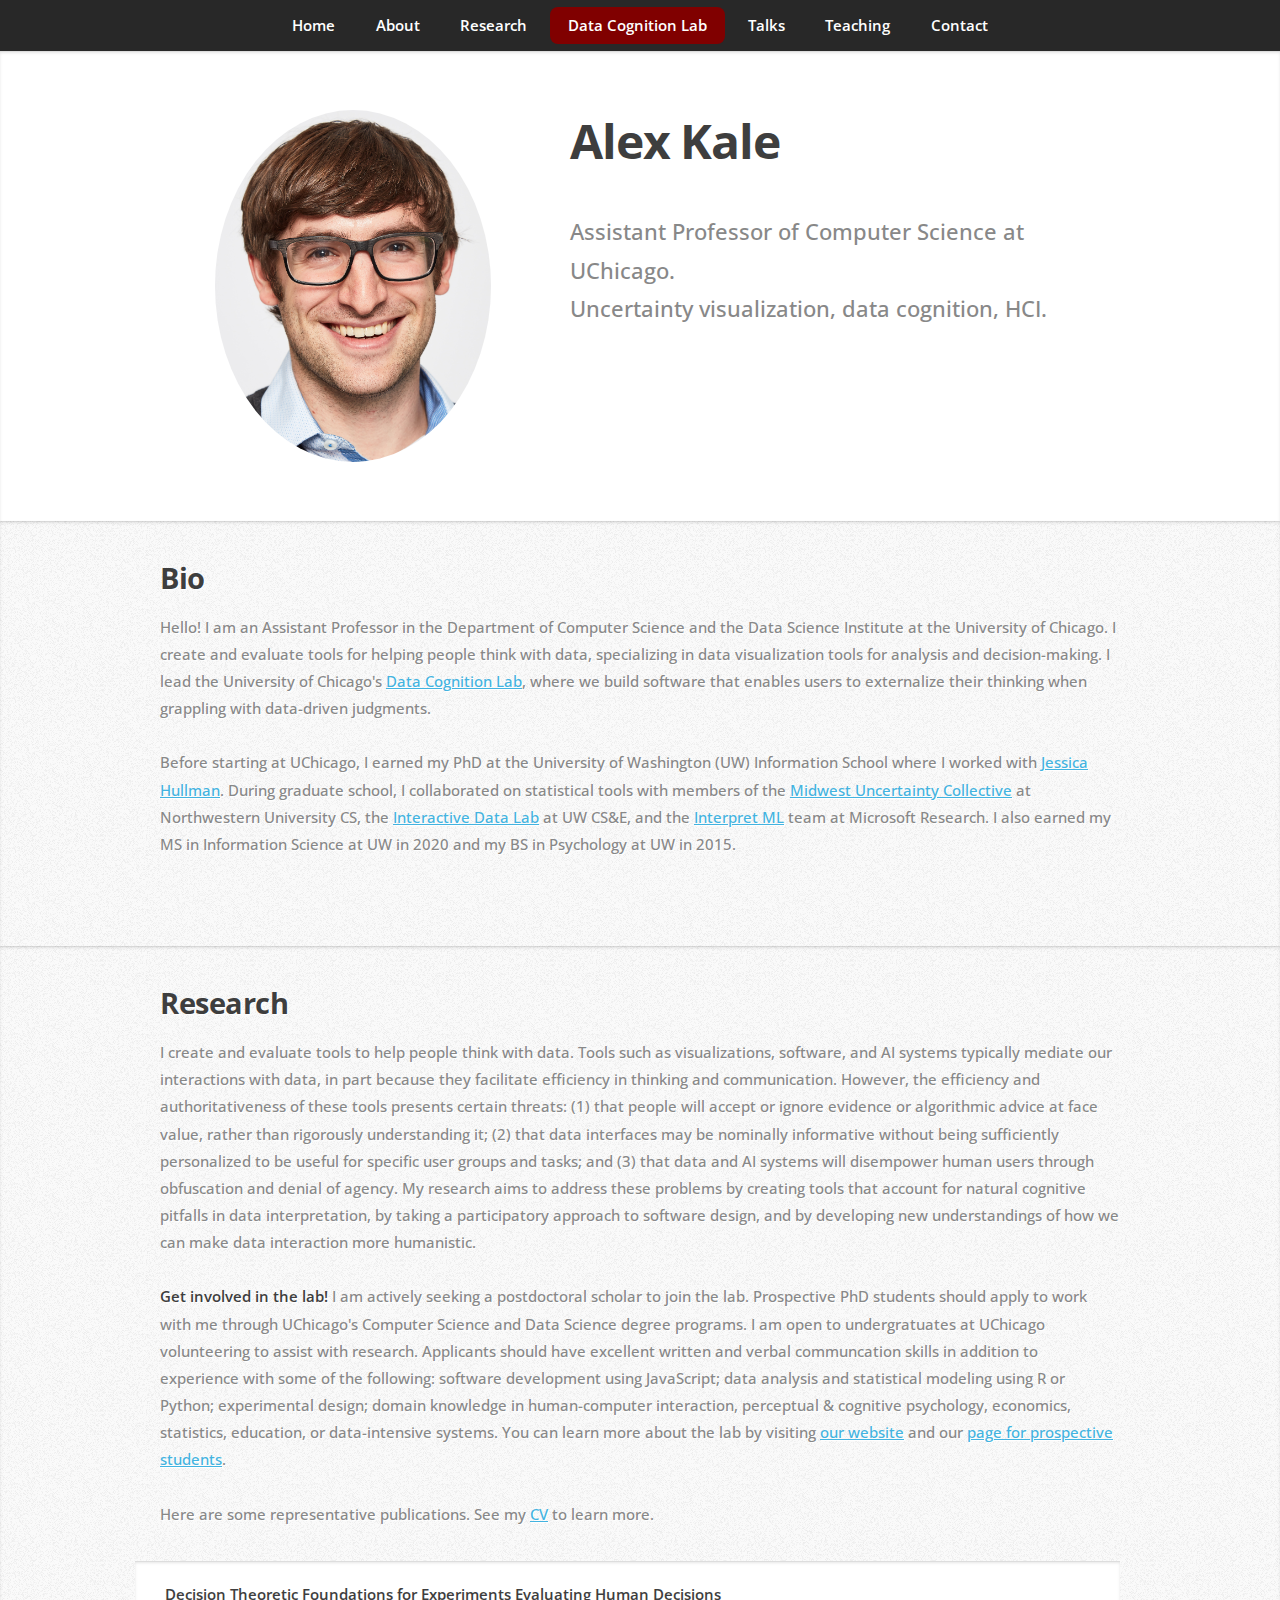
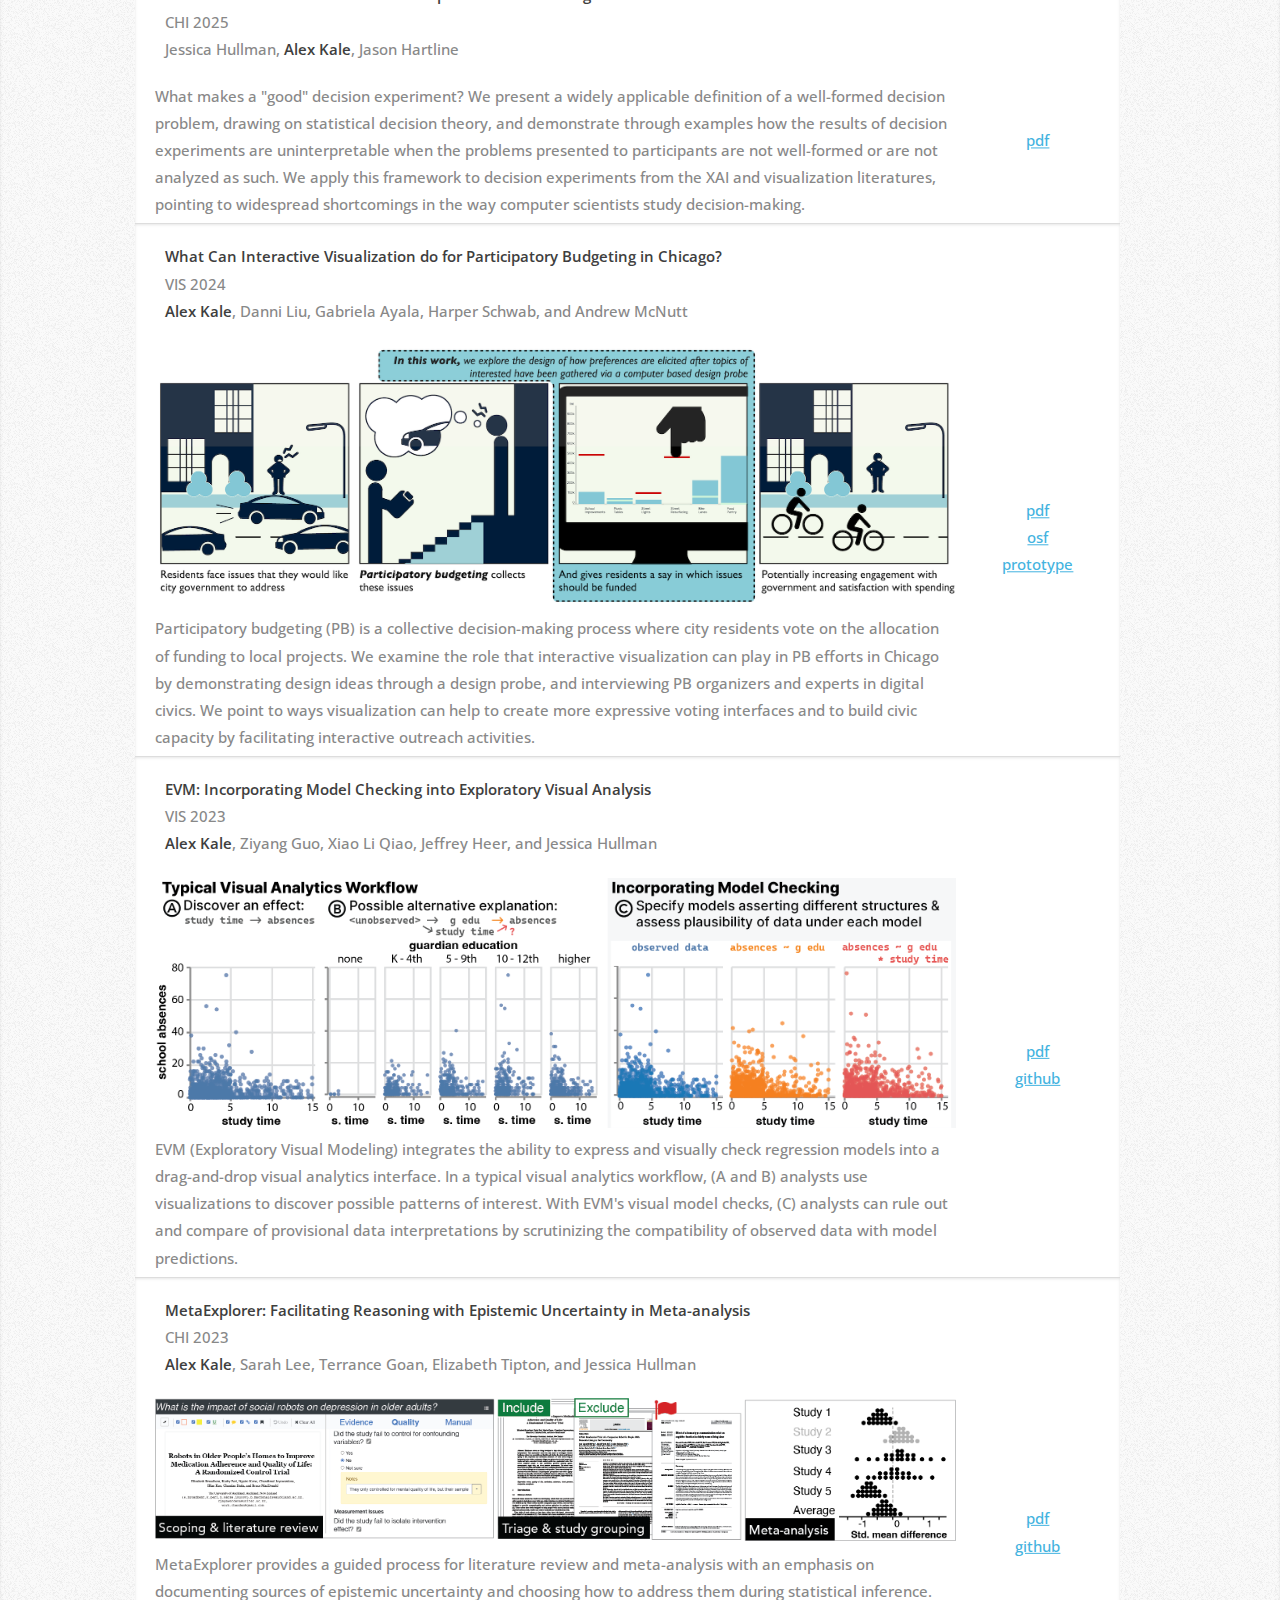
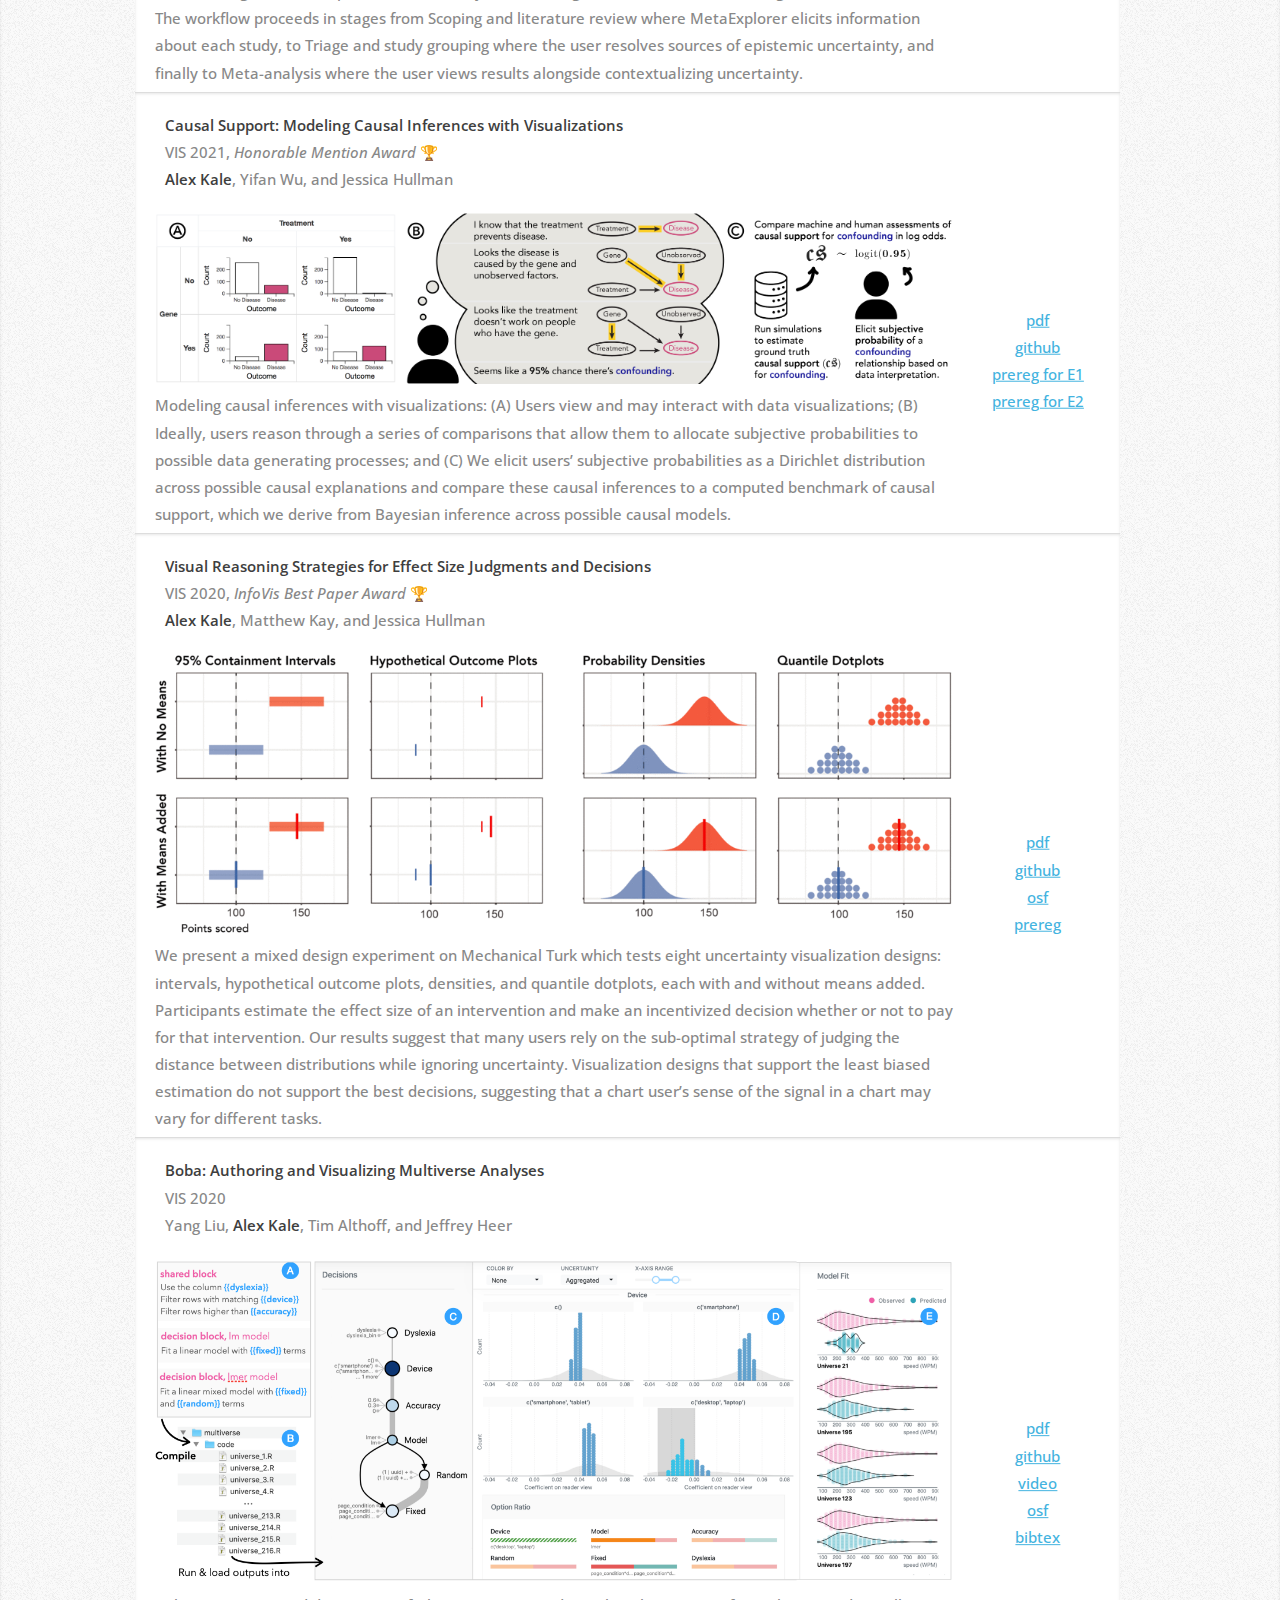
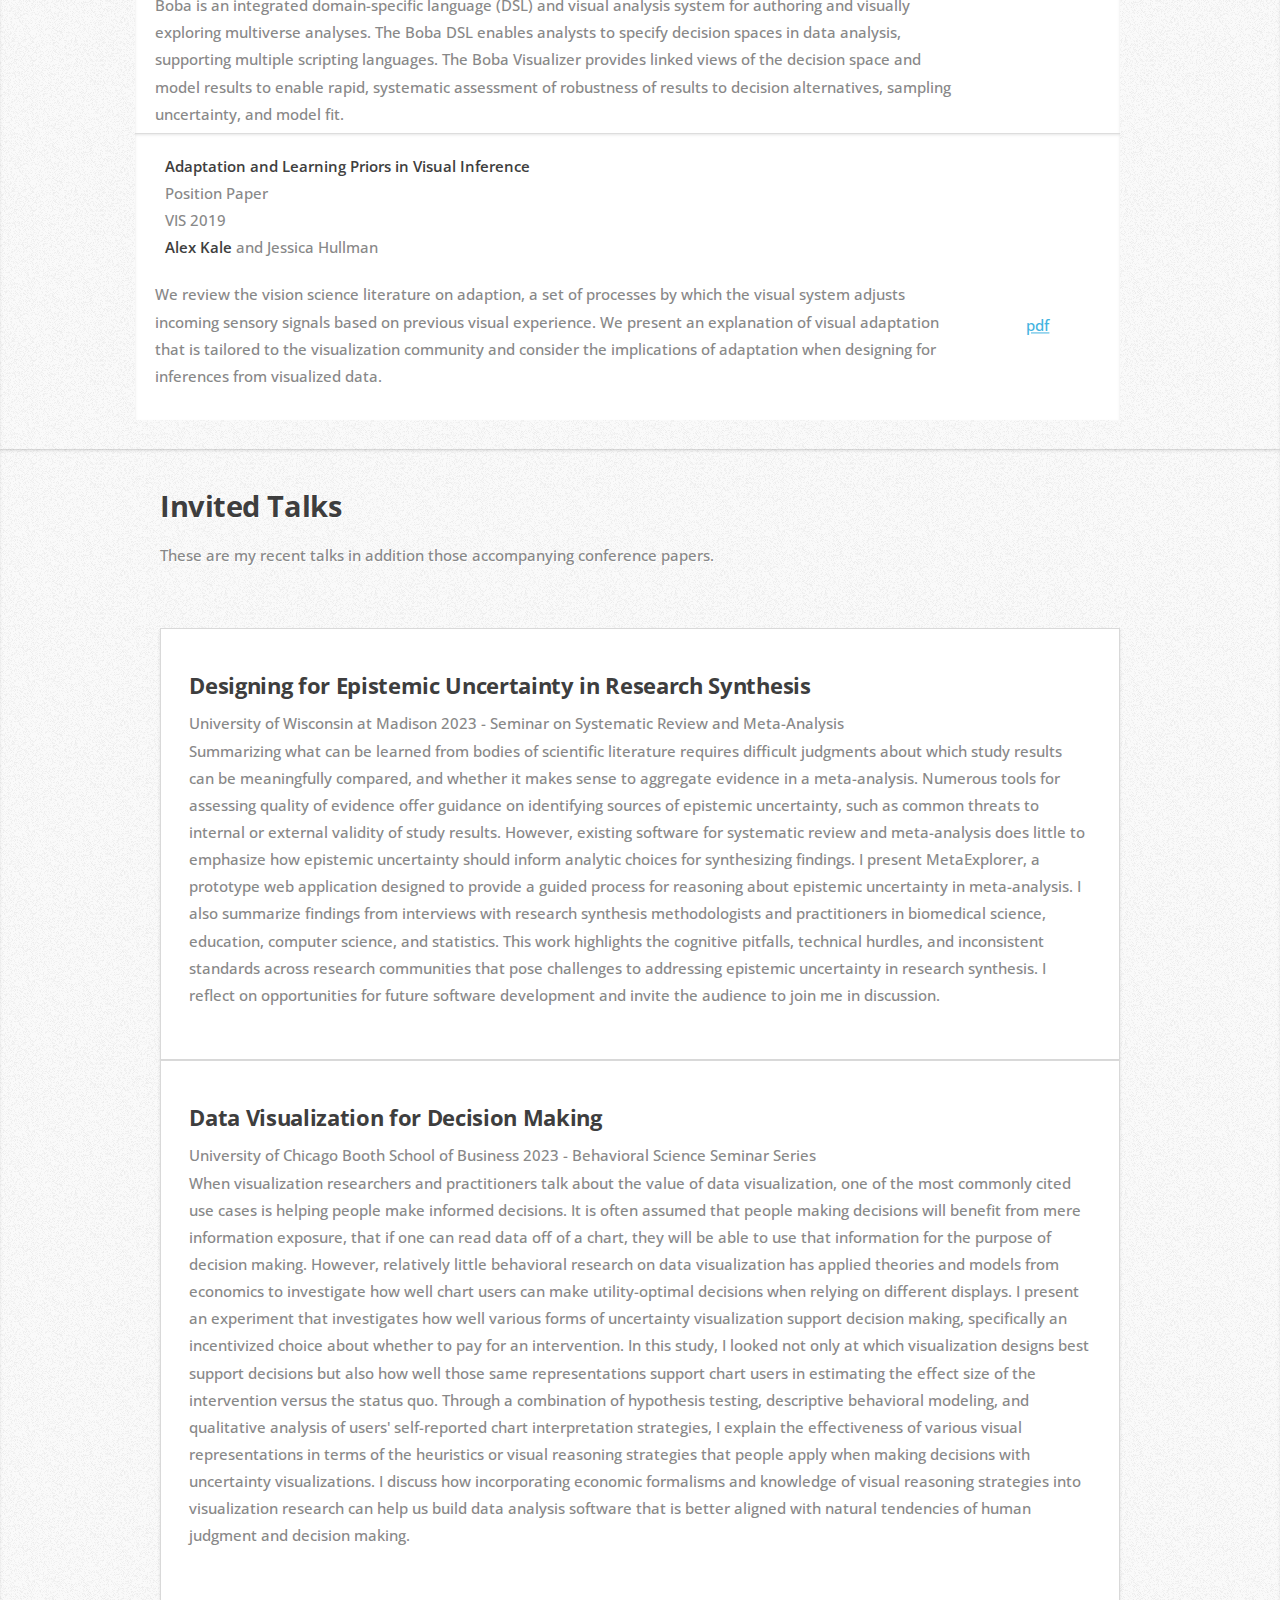
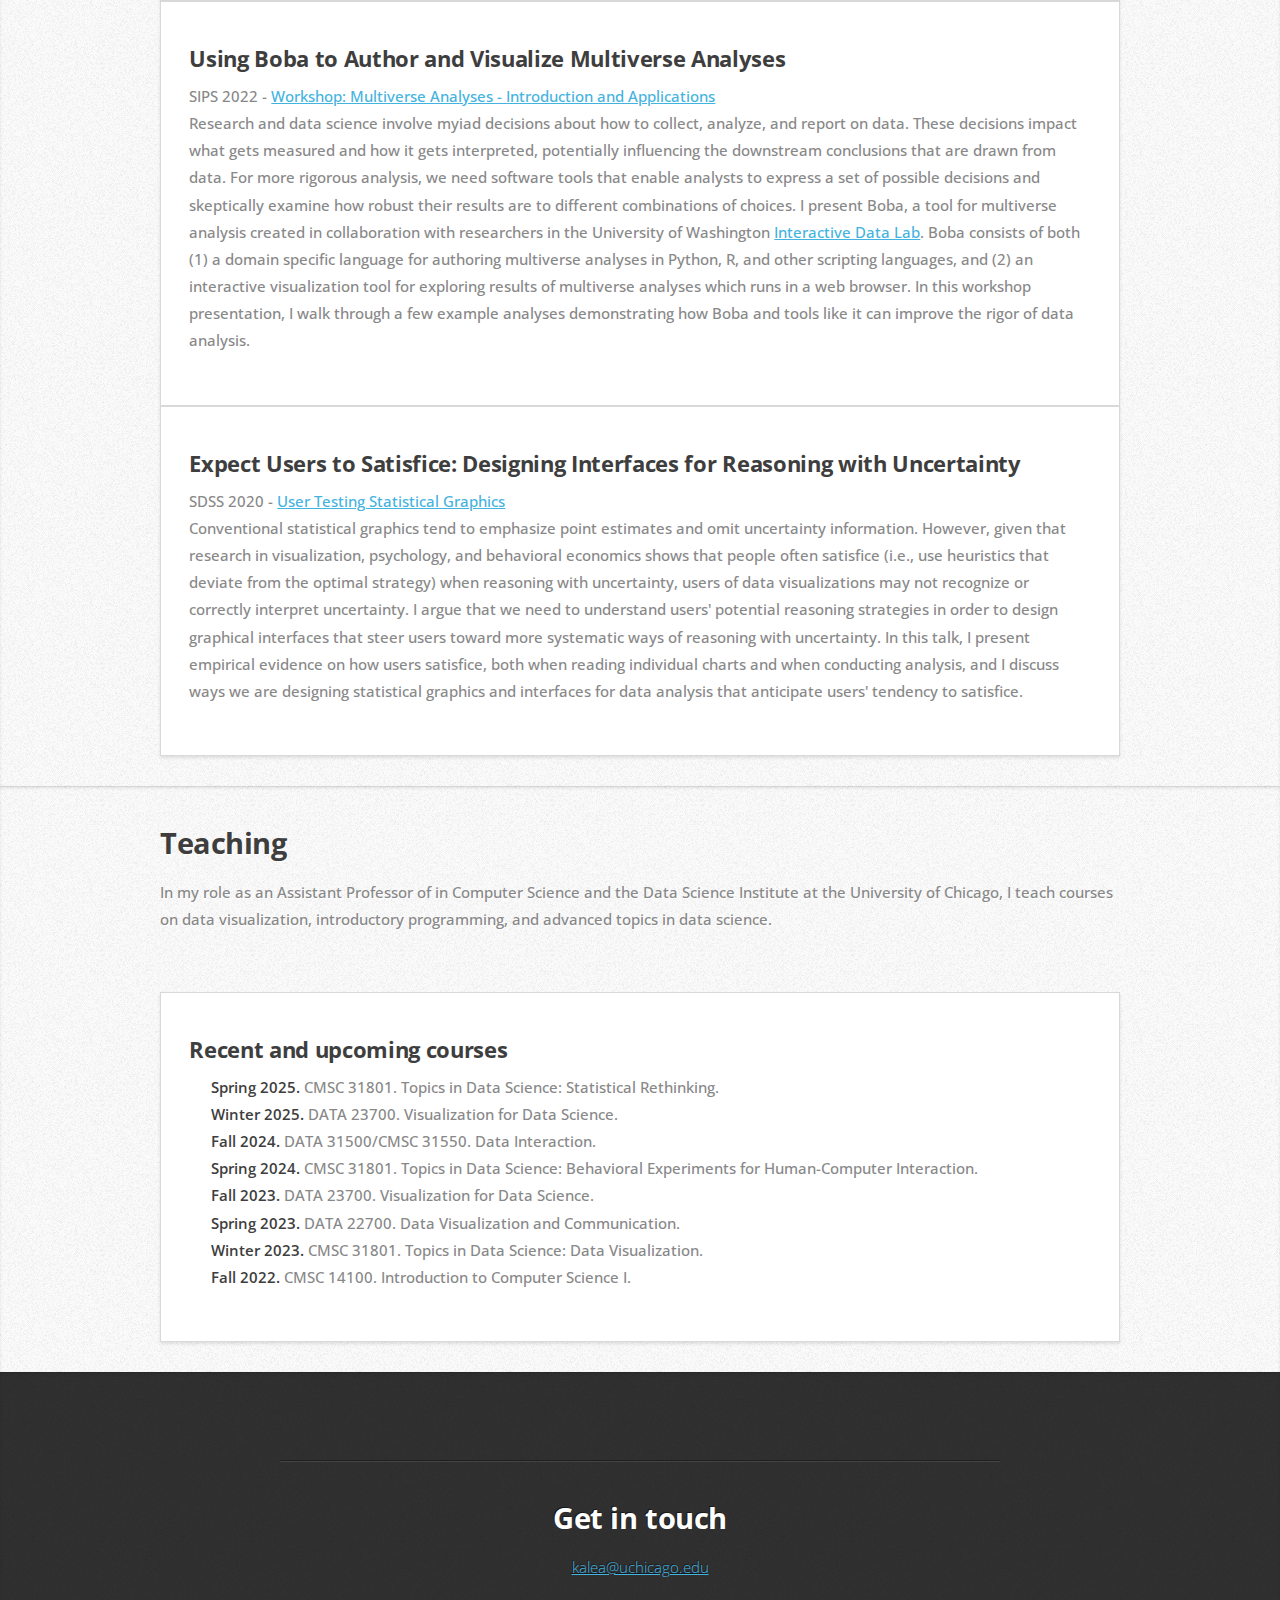
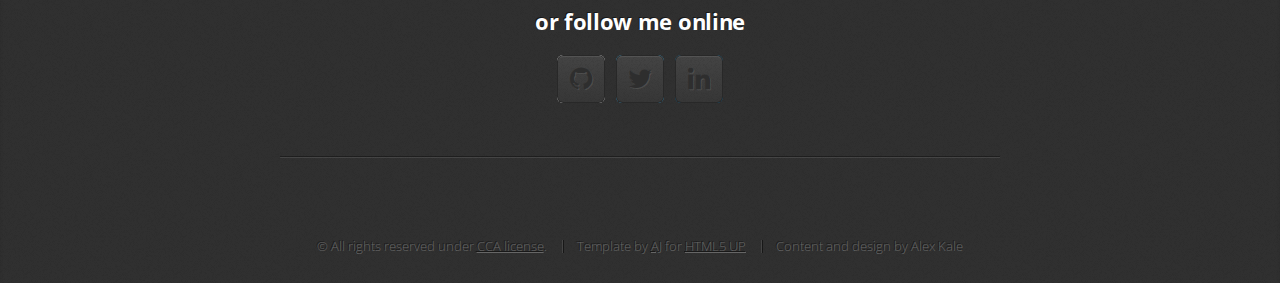
<file: index.html>
<!DOCTYPE HTML>
<!--
	Miniport by HTML5 UP
	html5up.net | @ajlkn
	Free for personal and commercial use under the CCA 3.0 license (html5up.net/license)
-->
<html>

<head>
	<title>Alex Kale</title>
	<meta charset="utf-8" />
	<meta name="viewport" content="width=device-width, initial-scale=1, user-scalable=no" />
	<link rel="stylesheet" href="assets/css/main.css" />
</head>

<body class="is-preload">

	<!-- Nav -->
	<nav id="nav">
		<ul class="container show-large">
			<li><a href="#top">Home</a></li>
			<li><a href="#about">About</a></li>
			<li><a href="#publications">Research</a></li>
			<li><a href="dcl-website/index.html" class="dcl">Data Cognition Lab</a></li>
			<li><a href="#talks">Talks</a></li>
			<li><a href="#teaching">Teaching</a></li>
			<li><a href="#contact">Contact</a></li>
		</ul>
		<ul class="container show-small">
			<li><a href="#top">Home</a></li>
			<!-- <li><a href="#about">About</a></li> -->
			<li><a href="#publications">Research</a></li>
			<li><a href="dcl.html" class="dcl">DCL</a></li>
			<li><a href="#talks">Talks</a></li>
			<li><a href="#teaching">Teaching</a></li>
			<li><a href="#contact">Contact</a></li>
		</ul>
	</nav>

	<!-- Home -->
	<article id="top" class="wrapper style1">
		<div class="container">
			<div class="row">
				<div class="col-4 col-5-large col-12-medium">
					<center><span class="image fit"><img src="images/headshot2018-2.jpeg" alt="" /></span></center>
				</div>
				<div class="col-8 col-7-large col-12-medium">
					<header>
						<h1><strong>Alex Kale</strong></h1>
					</header>
					<p>Assistant Professor of Computer Science at UChicago.<br/> 
						Uncertainty visualization, data cognition, HCI.</p>
				</div>
			</div>
		</div>
	</article>

	<!-- About -->
	<article id="about" class="wrapper style2">
		<div class="container">
			<header>
				<h2>Bio</h2>
				<p>
					Hello! I am an Assistant Professor in the Department of Computer Science and the Data Science Institute at the 
					University of Chicago. I create and evaluate tools for helping people think with data, specializing in data 
					visualization tools for analysis and decision-making. I lead the University of Chicago's 
					<a href="dcl-website/index.html"><span class="label">Data Cognition Lab</span></a>, where we build software 
					that enables users to externalize their thinking when grappling with data-driven judgments.<br/>
				</p><br/>
				<p>
					Before starting at UChicago, I earned my PhD at the University of Washington (UW) Information School where I worked with 
					<a href="http://users.eecs.northwestern.edu/~jhullman/"><span class="label">Jessica Hullman</span></a>. During graduate
					school, I collaborated on statistical tools with members of the <a href="https://mucollective.northwestern.edu/"><span class="label">Midwest Uncertainty Collective</span></a>
					at Northwestern University CS, the <a href="http://idl.cs.washington.edu/"><span class="label">Interactive Data Lab</span></a>
					at UW CS&E, and the <a href="https://github.com/interpretml/interpret"><span class="label">Interpret ML</span></a> 
					team at Microsoft Research. I also earned my MS in Information Science at UW in 2020 and my BS in Psychology at UW in 2015.
				</p>
			</header>
		</div>
	</article>

	<!-- Publications -->
	<article id="publications" class="wrapper style2">
		<div class="container">
			<header>
				<h2>Research</h2>
				<!-- <p>
					I create and evaluate software to help people think with data. Visualizations and software often mediate our interactions
					with data, in part because these media facilitate efficiency in thinking and communication. However, our current approaches 
					to thinking with data often fail to account for the cognitive mechanisms that guide people's interpretations of data, 
					such as heuristics and other dynamic processes of the mind which underly human judgment and decision making. As a result,
					tools for reasoning with data leave us open to the failure modes of human cognition, especially around applications involving
					uncertainty and statistical reasoning. My research aims to address these problems by creating tools that explicitly represent
					the user's cognitive process and by pursuing a more theoretically grounded and empirically rigorous science behind the design
					of software tools for data science and visualization.
				</p><br /> -->
				<p>I create and evaluate tools to help people think with data. Tools such as visualizations, software, and AI systems typically 
					mediate our interactions with data, in part because they facilitate efficiency in thinking and communication. However, the
					efficiency and authoritativeness of these tools presents certain threats: (1) that people will accept or ignore evidence or 
					algorithmic advice at face value, rather than rigorously understanding it; (2) that data interfaces may be nominally informative
					without being sufficiently personalized to be useful for specific user groups and tasks; and (3) that data and AI systems will
					disempower human users through obfuscation and denial of agency. My research aims to address these problems by creating tools that
					account for natural cognitive pitfalls in data interpretation, by taking a participatory approach to software design, and by 
					developing new understandings of how we can make data interaction more humanistic.
				</p><br />
				<!-- <p>
					<strong>I am recruiting PhD students and postdoctoral fellows!</strong> Prospective research mentees with an interest in building
					analysis software and studying how people use data visualizations should <a href="#contact">contact me</a></li>. Applicants should 
					have excellent written and verbal communcation skills in addition to experience with some of the following: software development 
					using JavaScript; data analysis and modeling using R or Python; experimental design; domain knowledge in human-computer interaction, 
					perceptual & cognitive psychology, economics, statistics, or data-intensive systems. You can learn more about my lab by visiting
					<a href="dcl.html"><span class="label">our website</span></a>.			
				</p><br /> -->
				<p>
					<strong>Get involved in the lab!</strong> I am actively seeking a postdoctoral scholar to join the lab. Prospective PhD students
					should apply to work with me through UChicago's Computer Science and Data Science degree programs. I am open to undergratuates at 
					UChicago volunteering to assist with research. Applicants should have excellent written and verbal communcation skills in addition to 
					experience with some of the following: software development using JavaScript; data analysis and statistical modeling using R or Python; 
					experimental design; domain knowledge in human-computer interaction, perceptual & cognitive psychology, economics, statistics, education,
					or data-intensive systems. You can learn more about the lab by visiting <a href="dcl-website/index.html"><span class="label">our website</span></a> and 
					our <a href="dcl-website/prospective.html">page for prospective students</a>.
				</p><br />
				<p> 
					Here are some representative publications. See my <a href="papers/CV_Kale_Sep2024.pdf">CV</a> 
					<!-- and <a href="papers/research-statement.pdf"><span class="label">research statement from 2021</span></a>  -->
					to learn more.
				</p>
			</header>
			<div class="row wrapper style1 small-pad-tb">
				<p class="left">
					<strong>Decision Theoretic Foundations for Experiments Evaluating Human Decisions</strong><br />
					CHI 2025<br />
					Jessica Hullman, <b>Alex Kale</b>, Jason Hartline</p>
				<div class="col-10 small-pad-tl">
					<!-- <img class="teaser" src="images/evm-teaser-VIS.png" /> -->
					<caption>What makes a "good" decision experiment? We present a widely applicable definition of a well-formed
						decision problem, drawing on statistical decision theory, and demonstrate through examples how the results
						of decision experiments are uninterpretable when the problems presented to participants are not well-formed
						or are not analyzed as such. We apply this framework to decision experiments from the XAI and visualization
						literatures, pointing to widespread shortcomings in the way computer scientists study decision-making.
					</caption>
				</div>
				<div class="col-2 no-pad">
					<div class="floating-links">
						<a href="https://arxiv.org/pdf/2401.15106">pdf</a><br />
					</div>
				</div>
			</div>
			<div class="row wrapper style1 small-pad-tb">
				<p class="left">
					<strong>What Can Interactive Visualization do for Participatory Budgeting in Chicago?</strong><br />
					VIS 2024<br />
					<b>Alex Kale</b>, Danni Liu, Gabriela Ayala, Harper Schwab, and Andrew McNutt</p>
				<div class="col-10 small-pad-tl">
					<img class="teaser" src="images/teaser_pbchi.png" />
					<caption>Participatory budgeting (PB) is a collective decision-making process where city residents vote on
						the allocation of funding to local projects. We examine the role that interactive visualization can
						play in PB efforts in Chicago by demonstrating design ideas through a design probe, and interviewing PB
						organizers and experts in digital civics. We point to ways visualization can help to create more expressive
						voting interfaces and to build civic capacity by facilitating interactive outreach activities.
					</caption>
				</div>
				<div class="col-2 no-pad">
					<div class="floating-links">
						<a href="https://arxiv.org/abs/2407.20103">pdf</a><br />
						<a href="https://osf.io/tn6m2/.">osf</a><br />
						<a href="https://chicago-pb-probe.netlify.app/">prototype</a>
					</div>
				</div>
			</div>
			<div class="row wrapper style1 small-pad-tb">
				<p class="left">
					<strong>EVM: Incorporating Model Checking into Exploratory Visual Analysis</strong><br />
					VIS 2023<br />
					<b>Alex Kale</b>, Ziyang Guo, Xiao Li Qiao, Jeffrey Heer, and Jessica Hullman</p>
				<div class="col-10 small-pad-tl">
					<img class="teaser" src="images/evm-teaser-VIS.png" />
					<caption>EVM (Exploratory Visual Modeling) integrates the ability to express and visually check regression
						models into a drag-and-drop visual analytics interface. In a typical visual analytics workflow, (A and B)
						analysts use visualizations to discover possible patterns of interest. With EVM's visual model checks, 
						(C) analysts can rule out and compare of provisional data interpretations by scrutinizing the compatibility
						of observed data with model predictions.
					</caption>
				</div>
				<div class="col-2 no-pad">
					<div class="floating-links">
						<a href="https://arxiv.org/pdf/2308.13024">pdf</a><br />
						<a href="https://github.com/MUCollective/evm/">github</a>
					</div>
				</div>
			</div>
			<div class="row wrapper style1 small-pad-tb">
				<p class="left">
					<strong>MetaExplorer: Facilitating Reasoning with Epistemic Uncertainty in Meta-analysis</strong><br />
					CHI 2023<br />
					<b>Alex Kale</b>, Sarah Lee, Terrance Goan, Elizabeth Tipton, and Jessica Hullman</p>
				<div class="col-10 small-pad-tl">
					<img class="teaser" src="images/teaser_meta-explorer.png" />
					<caption>MetaExplorer provides a guided process for literature review and meta-analysis with an emphasis 
						on documenting sources of epistemic uncertainty and choosing how to address them during statistical 
						inference. The workflow proceeds in stages from Scoping and literature review where MetaExplorer elicits 
						information about each study, to Triage and study grouping where the user resolves sources of epistemic 
						uncertainty, and finally to Meta-analysis where the user views results alongside contextualizing uncertainty. 
					</caption>
				</div>
				<div class="col-2 no-pad">
					<div class="floating-links">
						<a href="https://arxiv.org/pdf/2302.04739">pdf</a><br />
						<a href="https://github.com/kalealex/meta-explorer">github</a>
					</div>
				</div>
			</div>
			<div class="row wrapper style1 small-pad-tb">
				<p class="left">
					<strong>Causal Support: Modeling Causal Inferences with Visualizations</strong><br />
					VIS 2021, <i>Honorable Mention Award</i> 🏆<br />
					<b>Alex Kale</b>, Yifan Wu, and Jessica Hullman</p>
				<div class="col-10 small-pad-tl">
					<img class="teaser" src="images/causal-support-teaser.png" />
					<caption>Modeling causal inferences with visualizations: (A) Users view and may interact with data visualizations; 
						(B) Ideally, users reason through a series of comparisons that allow them to allocate subjective probabilities 
						to possible data generating processes; and (C) We elicit users’ subjective probabilities as a Dirichlet distribution 
						across possible causal explanations and compare these causal inferences to a computed benchmark of causal support, 
						which we derive from Bayesian inference across possible causal models. 
					</caption>
				</div>
				<div class="col-2 no-pad">
					<div class="floating-links">
						<a href="https://arxiv.org/pdf/2107.13485.pdf">pdf</a><br />
						<a href="https://github.com/kalealex/causal-support">github</a><br />
						<a href="https://osf.io/vzmhu">prereg for E1</a><br />
						<a href="https://osf.io/y46nw">prereg for E2</a>
					</div>
				</div>
			</div>
			<div class="row wrapper style1 small-pad-tb">
				<p class="left">
					<strong>Visual Reasoning Strategies for Effect Size Judgments and Decisions</strong><br />
					VIS 2020, <i>InfoVis Best Paper Award</i> 🏆<br />
					<b>Alex Kale</b>, Matthew Kay, and Jessica Hullman</p>
				<div class="col-10 small-pad-tl">
					<img class="teaser" src="images/visual-reasoning-teaser.gif" />
					<caption>We present a mixed design experiment on Mechanical Turk which tests eight uncertainty visualization designs: intervals, 
						hypothetical outcome plots, densities, and quantile dotplots, each with and without means added. Participants estimate the 
						effect size of an intervention and make an incentivized decision whether or not to pay for that intervention. Our results 
						suggest that many users rely on the sub-optimal strategy of judging the distance between distributions while ignoring uncertainty. 
						Visualization designs that support the least biased estimation do not support the best decisions, suggesting that a chart user’s 
						sense of the signal in a chart may vary for different tasks.
					</caption>
				</div>
				<div class="col-2 no-pad">
					<div class="floating-links">
						<a href="https://arxiv.org/pdf/2007.14516.pdf">pdf</a><br />
						<a href="https://github.com/kalealex/effect-size-jdm">github</a><br />
						<a href="https://osf.io/96mhf/">osf</a><br />
						<a href="https://osf.io/9kpmb">prereg</a>
					</div>
				</div>
			</div>
			<div class="row wrapper style1 small-pad-tb">
				<p class="left">
					<strong>Boba: Authoring and Visualizing Multiverse Analyses</strong><br />
					VIS 2020<br />
					Yang Liu, <b>Alex Kale</b>, Tim Althoff, and Jeffrey Heer</p>
				<div class="col-10 small-pad-tl">
					<img class="teaser" src="images/boba-teaser.png" />
					<caption>Boba is an integrated domain-specific language (DSL) and visual analysis system for authoring and 
						visually exploring multiverse analyses. The Boba DSL enables analysts to specify decision spaces in 
						data analysis, supporting multiple scripting languages. The Boba Visualizer provides linked views of the 
						decision space and model results to enable rapid, systematic assessment of robustness of results to decision
						alternatives, sampling uncertainty, and model fit.
					</caption>
				</div>
				<div class="col-2 no-pad">
					<div class="floating-links">
						<a href="https://arxiv.org/pdf/2007.05551.pdf">pdf</a><br />
						<a href="https://github.com/uwdata/boba">github</a><br />
						<a href="https://www.youtube.com/watch?v=NtHrUm4_kyw&feature=youtu.be">video</a><br />
						<a href="https://osf.io/9dcfa/">osf</a><br />
						<a href="https://yangliu.life/build/bibtex/liu2020-boba.txt">bibtex</a>
					</div>
				</div>
			</div>
			<div class="row wrapper style1 small-pad-tb">
				<p class="left">
					<strong>Adaptation and Learning Priors in Visual Inference</strong><br />
					Position Paper<br />
					VIS 2019<br />
					<b>Alex Kale</b> and Jessica Hullman</p>
				<div class="col-10 small-pad-tl">
					<!-- <img class="teaser" src="images/adaptation-teaser.png" /> -->
					<caption>We review the vision science literature on adaption, a set of processes by which the visual
						system adjusts incoming sensory signals based on previous visual experience. We present an
						explanation of visual adaptation that is tailored to the visualization community and consider
						the implications of adaptation when designing for inferences from visualized data.
					</caption>
				</div>
				<div class="col-2 no-pad">
					<div class="floating-links">
						<a href="papers/Adaptation_and_Learning_Priors_in_Visual_Inference-CameraReady.pdf">pdf</a>
					</div>
				</div>
			</div>
			<!-- <div class="row wrapper style1 small-pad-tb">
				<p class="left">
					<strong>Decision-Making Under Uncertainty in Research
						Synthesis: Designing for the
						Garden of Forking Paths</strong><br />
					CHI 2019<br />
					<b>Alex Kale</b>, Matthew Kay, and Jessica Hullman</p>
				<div class="col-10 small-pad-tl">
					<img class="teaser" src="images/teaser_diagram-05.png" />
					<caption>We study decision-making strategies used by researchers conducting systematic review and
						meta-analysis. Integrating prior work from judgment & decision-making, reproducable statistics,
						and uncertainty visualization, we point to challenges and opportunities for the design of
						interactive systemts to support research synthesis.
					</caption>
				</div>
				<div class="col-2 no-pad">
					<div class="floating-links">
						<a
							href="https://mucollective.northwestern.edu/files/2019-AnalysisPathsResearchSynthesis-CHI.pdf">pdf</a><br />
						<a href="https://github.com/kalealex/analysis_paths_research_synthesis">github</a><br />
						<a
							href="https://mucollective.northwestern.edu/bibtexs/2019-AnalysisPathsResearchSynthesis-CHI.bib">bibtex</a>
					</div>
				</div>
			</div> -->
			<!-- <div class="row wrapper style1 small-pad-tb">
				<p class="left"><strong>Capture & Analysis of Active Reading Behaviors for Interactive Articles on the
						Web</strong><br />
					EuroVis 2019<br />
					Matt Conlen, <b>Alex Kale</b>, and Jeffrey Heer
				</p>
				<div class="col-10 small-pad-tl">
					<img class="teaser" src="images/idyll-analytics-teaser.png" />
					<caption>Interactive articles are increasingly popular online, yet their effectiveness
						at engaging readers has not been widely studied with real-world audiences. We developed tools
						for instrumentation and analysis to make it easier for researchers and publishers to understand
						how readers are reacting to this new media.
					</caption>
				</div>
				<div class="col-2 no-pad">
					<div class="floating-links">
						<a href="https://idl.cs.washington.edu/files/2019-IdyllAnalytics-EuroVis.pdf">pdf</a><br />
						<a href="https://github.com/idyll-lang/idyll-analytics">github</a><br />
						<a href="https://idl.cs.washington.edu/bibtex/idyll-analytics">bibtex</a>
					</div>
				</div>
			</div> -->
			<!-- <div class="row wrapper style1 small-pad-tb">
				<p class="left"><strong>Hypothetical Outcome Plots Help Untrained Observers Judge Trends in Ambiguous
						Data</strong><br />
					InfoVis 2018<br />
					<b>Alex Kale</b>, Francis Nguyen, Matthew Kay and Jessica Hullman
				</p>
				<div class="col-10 small-pad-tl">
					<img class="teaser" src="images/jobs_report_teaser.png" />
					<caption>We present two experiments evaluating four different uncertainty visualizations: bar graphs
						with error bars, bar hypothetical outcome plots (HOPs), static
						line ensembles, and line HOPs. Untrained users are able to distinguish trends at
						lower signal-to-noise ratios when shown HOPs that express sampling error through animated
						samples.</caption>
				</div>
				<div class="col-2 no-pad">
					<div class="floating-links">
						<a href="https://mucollective.northwestern.edu/files/2018-HOPsTrends-InfoVis.pdf">pdf</a><br />
						<a href="https://github.com/kalealex/jobs-report-hops">github</a><br />
						<a
							href="https://medium.com/@uwdata/hypothetical-outcome-plots-hops-help-users-separate-signal-from-noise-870d4e2b75d7">blog</a><br />
						<a href="https://mucollective.northwestern.edu/bibtexs/2018-HOPsTrends-InfoVis.bib">bibtex</a>
					</div>
				</div>
			</div>
			<div class="row wrapper style1 small-pad-tb">
				<p class="left"><strong>In Pursuit of Error: A Survey of Uncertainty Visualization
						Evaluation</strong><br />
					InfoVis 2018<br />
					Jessica Hullman, Xiaoli Qiao, Michael Correll, <b>Alex Kale</b>, and Matthew Kay<br />
				</p>
				<div class="col-10 small-pad-tl">
					<img class="teaser" src="images/uncertainty-eval-survey-teaser.png" />
					<caption>We present a review and analysis of evaluation methods for uncertainty visualizations,
						resulting in a collection of 372 evaluation paths observed across a sample of 86 publications.
					</caption>
				</div>
				<div class="col-2 no-pad">
					<div class="floating-links">
						<a href="https://mucollective.co/files/2018-UncertaintyEvalSurvey-InfoVis.pdf">pdf</a><br />
						<a href="https://mucollective.co/bibtexs/2018-UncertaintyEvalSurvey-InfoVis.bib">bibtex</a>
					</div>
				</div>
			</div> -->
		</div>
	</article>

	<!-- Invited Talks -->
	<article id="talks" class="wrapper style2">
		<div class="container">
			<header>
				<h2>Invited Talks</h2>
				<p>These are my recent talks in addition those accompanying conference papers.</p>
			</header>
			<div class="row aln-center">
				<div class="col12">
					<section class="box style1">
						<h3>Designing for Epistemic Uncertainty in Research Synthesis</h3>
						<p>University of Wisconsin at Madison 2023 - Seminar on Systematic Review and Meta-Analysis<br />
							Summarizing what can be learned from bodies of scientific literature requires difficult judgments about which study results can be meaningfully 
							compared, and whether it makes sense to aggregate evidence in a meta-analysis. Numerous tools for assessing quality of evidence offer guidance 
							on identifying sources of epistemic uncertainty, such as common threats to internal or external validity of study results. However, existing 
							software for systematic review and meta-analysis does little to emphasize how epistemic uncertainty should inform analytic choices for synthesizing 
							findings. I present MetaExplorer, a prototype web application designed to provide a guided process for reasoning about epistemic uncertainty in 
							meta-analysis. I also summarize findings from interviews with research synthesis methodologists and practitioners in biomedical science, education, 
							computer science, and statistics. This work highlights the cognitive pitfalls, technical hurdles, and inconsistent standards across research communities 
							that pose challenges to addressing epistemic uncertainty in research synthesis. I reflect on opportunities for future software development and invite the 
							audience to join me in discussion. 
						</p>
					</section>
				</div>
			</div>
			<div class="row aln-center">
				<div class="col12">
					<section class="box style1">
						<h3>Data Visualization for Decision Making</h3>
						<p>University of Chicago Booth School of Business 2023 - Behavioral Science Seminar Series<br />
							When visualization researchers and practitioners talk about the value of data visualization, one of the most commonly cited use cases is helping people make informed decisions. 
							It is often assumed that people making decisions will benefit from mere information exposure, that if one can read data off of a chart, they will be able to use that information 
							for the purpose of decision making. However, relatively little behavioral research on data visualization has applied theories and models from economics to investigate how well 
							chart users can make utility-optimal decisions when relying on different displays. I present an experiment that investigates how well various forms of uncertainty visualization 
							support decision making, specifically an incentivized choice about whether to pay for an intervention. In this study, I looked not only at which visualization designs best support 
							decisions but also how well those same representations support chart users in estimating the effect size of the intervention versus the status quo. Through a combination of 
							hypothesis testing, descriptive behavioral modeling, and qualitative analysis of users' self-reported chart interpretation strategies, I explain the effectiveness of various 
							visual representations in terms of the heuristics or visual reasoning strategies that people apply when making decisions with uncertainty visualizations. I discuss how incorporating 
							economic formalisms and knowledge of visual reasoning strategies into visualization research can help us build data analysis software that is better aligned with natural tendencies 
							of human judgment and decision making.
						</p>
					</section>
				</div>
			</div>
			<div class="row aln-center">
				<div class="col12">
					<section class="box style1">
						<h3>Using Boba to Author and Visualize Multiverse Analyses</h3>
						<p>SIPS 2022 - <a href="https://docs.google.com/document/d/1Rka3f0ZY9BBZVIlZoVINrpyaJYeitpq1yKXBLukeMng/edit">Workshop: Multiverse Analyses - Introduction and Applications</a><br />
							Research and data science involve myiad decisions about how to collect, analyze, and report on data. These decisions impact what gets measured 
							and how it gets interpreted, potentially influencing the downstream conclusions that are drawn from data. For more rigorous analysis, we need
							software tools that enable analysts to express a set of possible decisions and skeptically examine how robust their results are to different combinations
							of choices. I present Boba, a tool for multiverse analysis created in collaboration with researchers in the University of Washington <a href="http://idl.cs.washington.edu/"><span class="label">Interactive Data Lab</span></a>.
							Boba consists of both (1) a domain specific language for authoring multiverse analyses in Python, R, and other scripting languages, and (2) an interactive
							visualization tool for exploring results of multiverse analyses which runs in a web browser. In this workshop presentation, I walk through a few example analyses
							demonstrating how Boba and tools like it can improve the rigor of data analysis. 
						</p>
					</section>
				</div>
			</div>
			<div class="row aln-center">
				<div class="col12">
					<section class="box style1">
						<!-- <iframe src="http://www.youtube.com/embed/W7qWa52k-nE" width="100%" height="100%" frameborder="0" allowfullscreen></iframe> -->
						<h3>Expect Users to Satisfice: Designing Interfaces for Reasoning with Uncertainty</h3>
						<p>SDSS 2020 - <a href="https://ww2.amstat.org/meetings/sdss/2020/onlineprogram/Program.cfm?TrackID=36">User Testing Statistical Graphics</a><br />
							Conventional statistical graphics tend to emphasize point estimates and omit uncertainty information. However, given that research in 
							visualization, psychology, and behavioral economics shows that people often satisfice (i.e., use heuristics that deviate from the optimal strategy) 
							when reasoning with uncertainty, users of data visualizations may not recognize or correctly interpret uncertainty. I argue that we need to understand 
							users' potential reasoning strategies in order to design graphical interfaces that steer users toward more systematic ways of reasoning with uncertainty. 
							In this talk, I present empirical evidence on how users satisfice, both when reading individual charts and when conducting analysis, and 
							I discuss ways we are designing statistical graphics and interfaces for data analysis that anticipate users' tendency to satisfice.
						</p>
					</section>
				</div>
			</div>
		</div>
	</article>

	<!-- Teaching -->
	<article id="teaching" class="wrapper style2">
		<div class="container">
			<header>
				<h2>Teaching</h2>
				<p>In my role as an Assistant Professor of in Computer Science and the Data Science Institute at the University of Chicago, 
					I teach courses on data visualization, introductory programming, and advanced topics in data science.
				</p>
				<!-- <br/>
				<p>
					You can learn more about my teaching by reading my <a href="papers/teaching-statement.pdf"><span class="label">teaching statement from 2021</span></a>.
				</p> -->
			</header>
			<div class="row aln-center">
				<div class="col12" style="width: 100%;">
					<section class="box style1">
						<h3>Recent and upcoming courses</h3>
						<ul style="list-style: none;">
							<li><b>Spring 2025.</b> CMSC 31801. Topics in Data Science: Statistical Rethinking.</li>
							<li><b>Winter 2025.</b> DATA 23700. Visualization for Data Science.</li>
							<li><b>Fall 2024.</b> DATA 31500/CMSC 31550. Data Interaction.</li>
							<li><b>Spring 2024.</b> CMSC 31801. Topics in Data Science: Behavioral Experiments for Human-Computer Interaction.</li>
							<li><b>Fall 2023.</b> DATA 23700. Visualization for Data Science.</li>
							<li><b>Spring 2023.</b> DATA 22700. Data Visualization and Communication.</li>
							<li><b>Winter 2023.</b> CMSC 31801. Topics in Data Science: Data Visualization.</li>
							<li><b>Fall 2022.</b> CMSC 14100. Introduction to Computer Science I.</li>
						</ul>
					</section>
				</div>
			</div>
			<!-- <p>As a PhD student at the University of Washington Information School, I was a teaching assistant for 
				two classes, Introduction to Data Science and Interactive Data Visualization. I also spent one year 
				leading the UW School of Computer Science & Engineering's graduate seminar on human computer interaction.
			</p>
			<p>I helped teach Introduction to Data Science (INFO 180) with <a href="https://www.jevinwest.org/">Jevin
					West.</a> The course was an experimental flipped classroom in which students progressed through the
				course in a gamified web application created by <a
					href="https://ischool.uw.edu/people/faculty/profile/bboiko">Bob Boiko</a>. A student's objective was
				to pass a set of 7 challenges by the end of the quarter. Taking these challenges required students to
				interact with their two TAs. I held ten office hours per week, in addition to class time, providing
				one-on-one and group instruction on programming in Python and introductory topics in data science and
				statistics. In course evaluations and in person, students told me how the one-on-one instruction in
				office hours helped them to grasp concepts they were struggling with, learn from their mistakes, and
				apply the knowledge and skills we built together in future endeavors. Teaching this course was a
				transformative experience and left me with questions about how to scale and adapt this unothodox but rewarding approach to teaching.
			</p>
			<p>I also helped to teach Interactive Data Visualization (INFO 474) with <a
					href="https://students.washington.edu/yeaseul1/">Yea-Seul Kim</a>. The course consisted of a series
				of lectures, in-class activities, and projects aimed at teaching students the theoretical and empirical
				foundations of visualization design and prompting students to put this knowledge into practice. My role
				as a TA was primarily to develop and execute grading schemes that balanced learning objectives with the
				needs of our students. I also held office hours where I helped students mock-up their projects, reason
				through implementation using psuedo-code, and refine their understanding of difficult concepts from
				lectures and readings.
			</p>
			<p>I've given invited lectures on perception, color vision, and uncertainty visualization in both the UW School of Computer Science & Engineering's 
				Data Visualization course (CSE 442) and the UW Information School's Interactive Data Visualization course (INFO 474).</p>
			<p>In academic year 2019-2020, I co-led the UW Computer Science and Engineering department's graduate-level Interactive
				Systems Seminar (CSE 590H) with <a href="https://jasperoleary.com/about.html">Jasper Tran O'Leary</a> under the supervision of 
				<a href="https://homes.cs.washington.edu/~jfogarty/">James Fogarty</a>. Each week we read and discussed a paper relating to human computer interaction. 
				Our discussions focused on design principles and requirements of different systems, empirical evaluation, and critique and synthesis of
				the literature. I organized and facilitated seminar, and frequently led discussions.</p>
			<p>Prior to graduate school I was also an undergraduate peer TA for a series of statistics courses in the UW
				Psychology Department taught by <a
					href="https://psych.uw.edu/newsletter/spring-2006/faculty/prof-laura-little-receives-uw-distinguished-teaching-award">Laura
					Little</a>.</p> -->
		</div>
	</article>

	<!-- Contact -->
	<article id="contact" class="wrapper style4">
		<div class="container medium">
			<div class="row">
				<div class="col-12">
					<hr />
					<h2>Get in touch</h2>
					<a href="mailto:kalea@uchicago.edu">kalea@uchicago.edu</a><br /><br />
					<h3>or follow me online</h3>
					<ul class="social">
						<li><a href="https://github.com/kalealex" target="_blank" class="icon fa-github"><span
									class="label">Github</span></a></li>
						<li><a href="https://twitter.com/alexkale17" target="_blank" class="icon fa-twitter"><span
									class="label">Twitter</span></a></li>
						<li><a href="https://www.linkedin.com/in/alex-kale-3a13b7111/" target="_blank"
								class="icon fa-linkedin"><span class="label">LinkedIn</span></a></li>
						<!-- <li><a href="#" class="icon fa-twitter"><span class="label">Twitter</span></a></li>
								<li><a href="#" class="icon fa-facebook"><span class="label">Facebook</span></a></li>
								<li><a href="#" class="icon fa-dribbble"><span class="label">Dribbble</span></a></li>
								<li><a href="#" class="icon fa-linkedin"><span class="label">LinkedIn</span></a></li>
								<li><a href="#" class="icon fa-tumblr"><span class="label">Tumblr</span></a></li>
								<li><a href="#" class="icon fa-google-plus"><span class="label">Google+</span></a></li>
								<li><a href="#" class="icon fa-github"><span class="label">Github</span></a></li> -->
						<!--
								<li><a href="#" class="icon fa-rss"><span>RSS</span></a></li>
								<li><a href="#" class="icon fa-instagram"><span>Instagram</span></a></li>
								<li><a href="#" class="icon fa-foursquare"><span>Foursquare</span></a></li>
								<li><a href="#" class="icon fa-skype"><span>Skype</span></a></li>
								<li><a href="#" class="icon fa-soundcloud"><span>Soundcloud</span></a></li>
								<li><a href="#" class="icon fa-youtube"><span>YouTube</span></a></li>
								<li><a href="#" class="icon fa-blogger"><span>Blogger</span></a></li>
								<li><a href="#" class="icon fa-flickr"><span>Flickr</span></a></li>
								<li><a href="#" class="icon fa-vimeo"><span>Vimeo</span></a></li>
								-->
					</ul>
					<hr />
				</div>
			</div>
			<footer>
				<ul id="copyright">
					<li>&copy; All rights reserved under <a href="http://html5up.net/license">CCA license</a>.</li>
					<li>Template by <a href="http://twitter.com/ajlkn">AJ</a> for <a href="http://html5up.net">HTML5 UP</a></li>
					<li>Content and design by Alex Kale</li>
				</ul>
			</footer>
		</div>
	</article>

	<!-- Scripts -->
	<script src="assets/js/jquery.min.js"></script>
	<script src="assets/js/jquery.scrolly.min.js"></script>
	<script src="assets/js/browser.min.js"></script>
	<script src="assets/js/breakpoints.min.js"></script>
	<script src="assets/js/util.js"></script>
	<script src="assets/js/main.js"></script>
	<script>
		function toggleCollapse(id) {
			document.getElementById(id).style.display = "block";
		}
	</script>
</body>

</html>
</file>
<file: assets/css/main.css>
@import url("https://fonts.googleapis.com/css?family=Open+Sans:300,300italic,600,600italic,700");
@import url("font-awesome.min.css");

/*
	Miniport by HTML5 UP
	html5up.net | @ajlkn
	Free for personal and commercial use under the CCA 3.0 license (html5up.net/license)
*/

html, body, div, span, applet, object,
iframe, h1, h2, h3, h4, h5, h6, p, blockquote,
pre, a, abbr, acronym, address, big, cite,
code, del, dfn, em, img, ins, kbd, q, s, samp,
small, strike, strong, sub, sup, tt, var, b,
u, i, center, dl, dt, dd, ol, ul, li, fieldset,
form, label, legend, table, caption, tbody,
tfoot, thead, tr, th, td, article, aside,
canvas, details, embed, figure, figcaption,
footer, header, hgroup, menu, nav, output, ruby,
section, summary, time, mark, audio, video {
	margin: 0;
	padding: 0;
	border: 0;
	font-size: 100%;
	font: inherit;
	vertical-align: baseline;}

article, aside, details, figcaption, figure,
footer, header, hgroup, menu, nav, section {
	display: block;}

body {
	line-height: 1;
}

ol, ul {
	list-style: none;
}

blockquote, q {
	quotes: none;
}

	blockquote:before, blockquote:after, q:before, q:after {
		content: '';
		content: none;
	}

table {
	border-collapse: collapse;
	border-spacing: 0;
}

body {
	-webkit-text-size-adjust: none;
}

mark {
	background-color: transparent;
	color: inherit;
}

input::-moz-focus-inner {
	border: 0;
	padding: 0;
}

input, select, textarea {
	-moz-appearance: none;
	-webkit-appearance: none;
	-ms-appearance: none;
	appearance: none;
}

/* Basic */

	html {
		box-sizing: border-box;
	}

	*, *:before, *:after {
		box-sizing: inherit;
	}

	body {
		padding-top: 3.5em;
	}

		body.is-preload *, body.is-preload *:before, body.is-preload *:after {
			-moz-animation: none !important;
			-webkit-animation: none !important;
			-ms-animation: none !important;
			animation: none !important;
			-moz-transition: none !important;
			-webkit-transition: none !important;
			-ms-transition: none !important;
			transition: none !important;
		}

	body, input, textarea, select {
		font-family: 'Open Sans', sans-serif;
		line-height: 1.85em;
		color: #888;
		font-weight: 300;
		font-size: 13pt;
	}

	a {
		-moz-transition: color .2s ease-in-out;
		-webkit-transition: color .2s ease-in-out;
		-ms-transition: color .2s ease-in-out;
		transition: color .2s ease-in-out;
		color: #43B3E0;
		text-decoration: underline;
	}

		a:hover {
			color: #43bff0 !important;
		}

		a img {
			border: 0;
		}

	b, strong {
		font-weight: 600;
		color: #3e3e3e;
	}

	i, em {
		font-style: italic;
	}

	sub {
		position: relative;
		top: 0.5em;
		font-size: 0.8em;
	}

	sup {
		position: relative;
		top: -0.5em;
		font-size: 0.8em;
	}

	blockquote {
		border-left: solid 0.75em #eee;
		padding: 1em 0 1em 1.5em;
		font-style: italic;
	}

	h1, h2, h3, h4, h5, h6 {
		color: #3e3e3e;
		margin: 0 0 0.75em 0;
	}

	h1 a, h2 a, h3 a, h4 a, h5 a, h6 a {
		text-decoration: none;
		color: inherit;
	}

	h2, h3, h4, h5, h6 {
		font-weight: 700;
	}

	h1 {
		font-size: 3.25em;
		letter-spacing: -0.025em;
		font-weight: 300;
	}

		h1 strong {
			font-weight: 700;
		}

	h2 {
		font-size: 2em;
		letter-spacing: -0.015em;
	}

	h3 {
		font-size: 1.5em;
		letter-spacing: -0.015em;
	}

	em, i {
		font-style: italic;
	}

	br.clear {
		clear: both;
	}

	hr {
		border: 0;
		border-top: solid 1px #444;
		border-top-color: rgba(0, 0, 0, 0.35);
		box-shadow: 0px 1px 0px 0px rgba(255, 255, 255, 0.1);
		height: 1px;
		margin: 3em 0;
	}

	p, ul, ol, dl, table {
		margin-bottom: 2em;
	}

	header {
		margin: 0 0 3em 0;
	}

		header > p {
			/* font-size: 1.25em; */
			margin: 0;
		}

	footer {
		margin: 3em 0 0 0;
	}

		/* footer > p {
			font-size: 1.25em;
		} */

/* Container */

	.container {
		margin: 0 auto;
		max-width: calc(100% - 50px);
		width: 1200px;
	}

		.container.medium {
			width: 900px;
		}

		@media screen and (max-width: 1680px) {

			.container {
				width: 1200px;
			}

				.container.medium {
					width: 900px;
				}

		}

		@media screen and (max-width: 1280px) {

			.container {
				width: 960px;
			}

				.container.medium {
					width: 720px;
				}

		}

		@media screen and (max-width: 980px) {

			.container {
				width: 100%;
			}

				.container.medium {
					width: 75%;
				}

		}

		@media screen and (max-width: 736px) {

			.container {
				width: 100%;
				max-width: calc(100% - 30px);
			}

				.container.medium {
					width: 100%;
				}

		}

/* Row */

	.row {
		display: flex;
		flex-wrap: wrap;
		box-sizing: border-box;
		align-items: stretch;
	}

		.row > * {
			box-sizing: border-box;
		}

		.row.gtr-uniform > * > :last-child {
			margin-bottom: 0;
		}

		.row.aln-left {
			justify-content: flex-start;
		}

		.row.aln-center {
			justify-content: center;
		}

		.row.aln-right {
			justify-content: flex-end;
		}

		.row.aln-top {
			align-items: flex-start;
		}

		.row.aln-middle {
			align-items: center;
		}

		.row.aln-bottom {
			align-items: flex-end;
		}

		.row > .imp {
			order: -1;
		}

		.row > .col-1 {
			width: 8.3333333333%;
		}

		.row > .off-1 {
			margin-left: 8.3333333333%;
		}

		.row > .col-2 {
			width: 16.6666666667%;
		}

		.row > .off-2 {
			margin-left: 16.6666666667%;
		}

		.row > .col-3 {
			width: 25%;
		}

		.row > .off-3 {
			margin-left: 25%;
		}

		.row > .col-4 {
			width: 33.3333333333%;
		}

		.row > .off-4 {
			margin-left: 33.3333333333%;
		}

		.row > .col-5 {
			width: 41.6666666667%;
		}

		.row > .off-5 {
			margin-left: 41.6666666667%;
		}

		.row > .col-6 {
			width: 50%;
		}

		.row > .off-6 {
			margin-left: 50%;
		}

		.row > .col-7 {
			width: 58.3333333333%;
		}

		.row > .off-7 {
			margin-left: 58.3333333333%;
		}

		.row > .col-8 {
			width: 66.6666666667%;
		}

		.row > .off-8 {
			margin-left: 66.6666666667%;
		}

		.row > .col-9 {
			width: 75%;
		}

		.row > .off-9 {
			margin-left: 75%;
		}

		.row > .col-10 {
			width: 83.3333333333%;
		}

		.row > .off-10 {
			margin-left: 83.3333333333%;
		}

		.row > .col-11 {
			width: 91.6666666667%;
		}

		.row > .off-11 {
			margin-left: 91.6666666667%;
		}

		.row > .col-12 {
			width: 100%;
		}

		.row > .off-12 {
			margin-left: 100%;
		}

		.row.gtr-0 {
			margin-top: 0px;
			margin-left: 0px;
		}

			.row.gtr-0 > * {
				padding: 0px 0 0 0px;
			}

			.row.gtr-0.gtr-uniform {
				margin-top: 0px;
			}

				.row.gtr-0.gtr-uniform > * {
					padding-top: 0px;
				}

		.row.gtr-25 {
			margin-top: -6.25px;
			margin-left: -6.25px;
		}

			.row.gtr-25 > * {
				padding: 6.25px 0 0 6.25px;
			}

			.row.gtr-25.gtr-uniform {
				margin-top: -6.25px;
			}

				.row.gtr-25.gtr-uniform > * {
					padding-top: 6.25px;
				}

		.row.gtr-50 {
			margin-top: -12.5px;
			margin-left: -12.5px;
		}

			.row.gtr-50 > * {
				padding: 12.5px 0 0 12.5px;
			}

			.row.gtr-50.gtr-uniform {
				margin-top: -12.5px;
			}

				.row.gtr-50.gtr-uniform > * {
					padding-top: 12.5px;
				}

		.row {
			margin-top: -25px;
			margin-left: -25px;
		}

			.row > * {
				padding: 25px 0 0 25px;
			}

			.row.gtr-uniform {
				margin-top: -25px;
			}

				.row.gtr-uniform > * {
					padding-top: 25px;
				}

		.row.gtr-150 {
			margin-top: -37.5px;
			margin-left: -37.5px;
		}

			.row.gtr-150 > * {
				padding: 37.5px 0 0 37.5px;
			}

			.row.gtr-150.gtr-uniform {
				margin-top: -37.5px;
			}

				.row.gtr-150.gtr-uniform > * {
					padding-top: 37.5px;
				}

		.row.gtr-200 {
			margin-top: -50px;
			margin-left: -50px;
		}

			.row.gtr-200 > * {
				padding: 50px 0 0 50px;
			}

			.row.gtr-200.gtr-uniform {
				margin-top: -50px;
			}

				.row.gtr-200.gtr-uniform > * {
					padding-top: 50px;
				}

		@media screen and (max-width: 1680px) {

			.row {
				display: flex;
				flex-wrap: wrap;
				box-sizing: border-box;
				align-items: stretch;
			}

				.row > * {
					box-sizing: border-box;
				}

				.row.gtr-uniform > * > :last-child {
					margin-bottom: 0;
				}

				.row.aln-left {
					justify-content: flex-start;
				}

				.row.aln-center {
					justify-content: center;
				}

				.row.aln-right {
					justify-content: flex-end;
				}

				.row.aln-top {
					align-items: flex-start;
				}

				.row.aln-middle {
					align-items: center;
				}

				.row.aln-bottom {
					align-items: flex-end;
				}

				.row > .imp-xlarge {
					order: -1;
				}

				.row > .col-1-xlarge {
					width: 8.3333333333%;
				}

				.row > .off-1-xlarge {
					margin-left: 8.3333333333%;
				}

				.row > .col-2-xlarge {
					width: 16.6666666667%;
				}

				.row > .off-2-xlarge {
					margin-left: 16.6666666667%;
				}

				.row > .col-3-xlarge {
					width: 25%;
				}

				.row > .off-3-xlarge {
					margin-left: 25%;
				}

				.row > .col-4-xlarge {
					width: 33.3333333333%;
				}

				.row > .off-4-xlarge {
					margin-left: 33.3333333333%;
				}

				.row > .col-5-xlarge {
					width: 41.6666666667%;
				}

				.row > .off-5-xlarge {
					margin-left: 41.6666666667%;
				}

				.row > .col-6-xlarge {
					width: 50%;
				}

				.row > .off-6-xlarge {
					margin-left: 50%;
				}

				.row > .col-7-xlarge {
					width: 58.3333333333%;
				}

				.row > .off-7-xlarge {
					margin-left: 58.3333333333%;
				}

				.row > .col-8-xlarge {
					width: 66.6666666667%;
				}

				.row > .off-8-xlarge {
					margin-left: 66.6666666667%;
				}

				.row > .col-9-xlarge {
					width: 75%;
				}

				.row > .off-9-xlarge {
					margin-left: 75%;
				}

				.row > .col-10-xlarge {
					width: 83.3333333333%;
				}

				.row > .off-10-xlarge {
					margin-left: 83.3333333333%;
				}

				.row > .col-11-xlarge {
					width: 91.6666666667%;
				}

				.row > .off-11-xlarge {
					margin-left: 91.6666666667%;
				}

				.row > .col-12-xlarge {
					width: 100%;
				}

				.row > .off-12-xlarge {
					margin-left: 100%;
				}

				.row.gtr-0 {
					margin-top: 0px;
					margin-left: 0px;
				}

					.row.gtr-0 > * {
						padding: 0px 0 0 0px;
					}

					.row.gtr-0.gtr-uniform {
						margin-top: 0px;
					}

						.row.gtr-0.gtr-uniform > * {
							padding-top: 0px;
						}

				.row.gtr-25 {
					margin-top: -6.25px;
					margin-left: -6.25px;
				}

					.row.gtr-25 > * {
						padding: 6.25px 0 0 6.25px;
					}

					.row.gtr-25.gtr-uniform {
						margin-top: -6.25px;
					}

						.row.gtr-25.gtr-uniform > * {
							padding-top: 6.25px;
						}

				.row.gtr-50 {
					margin-top: -12.5px;
					margin-left: -12.5px;
				}

					.row.gtr-50 > * {
						padding: 12.5px 0 0 12.5px;
					}

					.row.gtr-50.gtr-uniform {
						margin-top: -12.5px;
					}

						.row.gtr-50.gtr-uniform > * {
							padding-top: 12.5px;
						}

				.row {
					margin-top: -25px;
					margin-left: -25px;
				}

					.row > * {
						padding: 25px 0 0 25px;
					}

					.row.gtr-uniform {
						margin-top: -25px;
					}

						.row.gtr-uniform > * {
							padding-top: 25px;
						}

				.row.gtr-150 {
					margin-top: -37.5px;
					margin-left: -37.5px;
				}

					.row.gtr-150 > * {
						padding: 37.5px 0 0 37.5px;
					}

					.row.gtr-150.gtr-uniform {
						margin-top: -37.5px;
					}

						.row.gtr-150.gtr-uniform > * {
							padding-top: 37.5px;
						}

				.row.gtr-200 {
					margin-top: -50px;
					margin-left: -50px;
				}

					.row.gtr-200 > * {
						padding: 50px 0 0 50px;
					}

					.row.gtr-200.gtr-uniform {
						margin-top: -50px;
					}

						.row.gtr-200.gtr-uniform > * {
							padding-top: 50px;
						}

		}

		@media screen and (max-width: 1280px) {

			.row {
				display: flex;
				flex-wrap: wrap;
				box-sizing: border-box;
				align-items: stretch;
			}

				.row > * {
					box-sizing: border-box;
				}

				.row.gtr-uniform > * > :last-child {
					margin-bottom: 0;
				}

				.row.aln-left {
					justify-content: flex-start;
				}

				.row.aln-center {
					justify-content: center;
				}

				.row.aln-right {
					justify-content: flex-end;
				}

				.row.aln-top {
					align-items: flex-start;
				}

				.row.aln-middle {
					align-items: center;
				}

				.row.aln-bottom {
					align-items: flex-end;
				}

				.row > .imp-large {
					order: -1;
				}

				.row > .col-1-large {
					width: 8.3333333333%;
				}

				.row > .off-1-large {
					margin-left: 8.3333333333%;
				}

				.row > .col-2-large {
					width: 16.6666666667%;
				}

				.row > .off-2-large {
					margin-left: 16.6666666667%;
				}

				.row > .col-3-large {
					width: 25%;
				}

				.row > .off-3-large {
					margin-left: 25%;
				}

				.row > .col-4-large {
					width: 33.3333333333%;
				}

				.row > .off-4-large {
					margin-left: 33.3333333333%;
				}

				.row > .col-5-large {
					width: 41.6666666667%;
				}

				.row > .off-5-large {
					margin-left: 41.6666666667%;
				}

				.row > .col-6-large {
					width: 50%;
				}

				.row > .off-6-large {
					margin-left: 50%;
				}

				.row > .col-7-large {
					width: 58.3333333333%;
				}

				.row > .off-7-large {
					margin-left: 58.3333333333%;
				}

				.row > .col-8-large {
					width: 66.6666666667%;
				}

				.row > .off-8-large {
					margin-left: 66.6666666667%;
				}

				.row > .col-9-large {
					width: 75%;
				}

				.row > .off-9-large {
					margin-left: 75%;
				}

				.row > .col-10-large {
					width: 83.3333333333%;
				}

				.row > .off-10-large {
					margin-left: 83.3333333333%;
				}

				.row > .col-11-large {
					width: 91.6666666667%;
				}

				.row > .off-11-large {
					margin-left: 91.6666666667%;
				}

				.row > .col-12-large {
					width: 100%;
				}

				.row > .off-12-large {
					margin-left: 100%;
				}

				.row.gtr-0 {
					margin-top: 0px;
					margin-left: 0px;
				}

					.row.gtr-0 > * {
						padding: 0px 0 0 0px;
					}

					.row.gtr-0.gtr-uniform {
						margin-top: 0px;
					}

						.row.gtr-0.gtr-uniform > * {
							padding-top: 0px;
						}

				.row.gtr-25 {
					margin-top: -6.25px;
					margin-left: -6.25px;
				}

					.row.gtr-25 > * {
						padding: 6.25px 0 0 6.25px;
					}

					.row.gtr-25.gtr-uniform {
						margin-top: -6.25px;
					}

						.row.gtr-25.gtr-uniform > * {
							padding-top: 6.25px;
						}

				.row.gtr-50 {
					margin-top: -12.5px;
					margin-left: -12.5px;
				}

					.row.gtr-50 > * {
						padding: 12.5px 0 0 12.5px;
					}

					.row.gtr-50.gtr-uniform {
						margin-top: -12.5px;
					}

						.row.gtr-50.gtr-uniform > * {
							padding-top: 12.5px;
						}

				.row {
					margin-top: -25px;
					margin-left: -25px;
				}

					.row > * {
						padding: 25px 0 0 25px;
					}

					.row.gtr-uniform {
						margin-top: -25px;
					}

						.row.gtr-uniform > * {
							padding-top: 25px;
						}

				.row.gtr-150 {
					margin-top: -37.5px;
					margin-left: -37.5px;
				}

					.row.gtr-150 > * {
						padding: 37.5px 0 0 37.5px;
					}

					.row.gtr-150.gtr-uniform {
						margin-top: -37.5px;
					}

						.row.gtr-150.gtr-uniform > * {
							padding-top: 37.5px;
						}

				.row.gtr-200 {
					margin-top: -50px;
					margin-left: -50px;
				}

					.row.gtr-200 > * {
						padding: 50px 0 0 50px;
					}

					.row.gtr-200.gtr-uniform {
						margin-top: -50px;
					}

						.row.gtr-200.gtr-uniform > * {
							padding-top: 50px;
						}

		}

		@media screen and (max-width: 980px) {

			.row {
				display: flex;
				flex-wrap: wrap;
				box-sizing: border-box;
				align-items: stretch;
			}

				.row > * {
					box-sizing: border-box;
				}

				.row.gtr-uniform > * > :last-child {
					margin-bottom: 0;
				}

				.row.aln-left {
					justify-content: flex-start;
				}

				.row.aln-center {
					justify-content: center;
				}

				.row.aln-right {
					justify-content: flex-end;
				}

				.row.aln-top {
					align-items: flex-start;
				}

				.row.aln-middle {
					align-items: center;
				}

				.row.aln-bottom {
					align-items: flex-end;
				}

				.row > .imp-medium {
					order: -1;
				}

				.row > .col-1-medium {
					width: 8.3333333333%;
				}

				.row > .off-1-medium {
					margin-left: 8.3333333333%;
				}

				.row > .col-2-medium {
					width: 16.6666666667%;
				}

				.row > .off-2-medium {
					margin-left: 16.6666666667%;
				}

				.row > .col-3-medium {
					width: 25%;
				}

				.row > .off-3-medium {
					margin-left: 25%;
				}

				.row > .col-4-medium {
					width: 33.3333333333%;
				}

				.row > .off-4-medium {
					margin-left: 33.3333333333%;
				}

				.row > .col-5-medium {
					width: 41.6666666667%;
				}

				.row > .off-5-medium {
					margin-left: 41.6666666667%;
				}

				.row > .col-6-medium {
					width: 50%;
				}

				.row > .off-6-medium {
					margin-left: 50%;
				}

				.row > .col-7-medium {
					width: 58.3333333333%;
				}

				.row > .off-7-medium {
					margin-left: 58.3333333333%;
				}

				.row > .col-8-medium {
					width: 66.6666666667%;
				}

				.row > .off-8-medium {
					margin-left: 66.6666666667%;
				}

				.row > .col-9-medium {
					width: 75%;
				}

				.row > .off-9-medium {
					margin-left: 75%;
				}

				.row > .col-10-medium {
					width: 83.3333333333%;
				}

				.row > .off-10-medium {
					margin-left: 83.3333333333%;
				}

				.row > .col-11-medium {
					width: 91.6666666667%;
				}

				.row > .off-11-medium {
					margin-left: 91.6666666667%;
				}

				.row > .col-12-medium {
					width: 100%;
				}

				.row > .off-12-medium {
					margin-left: 100%;
				}

				.row.gtr-0 {
					margin-top: 0px;
					margin-left: 0px;
				}

					.row.gtr-0 > * {
						padding: 0px 0 0 0px;
					}

					.row.gtr-0.gtr-uniform {
						margin-top: 0px;
					}

						.row.gtr-0.gtr-uniform > * {
							padding-top: 0px;
						}

				.row.gtr-25 {
					margin-top: -6.25px;
					margin-left: -6.25px;
				}

					.row.gtr-25 > * {
						padding: 6.25px 0 0 6.25px;
					}

					.row.gtr-25.gtr-uniform {
						margin-top: -6.25px;
					}

						.row.gtr-25.gtr-uniform > * {
							padding-top: 6.25px;
						}

				.row.gtr-50 {
					margin-top: -12.5px;
					margin-left: -12.5px;
				}

					.row.gtr-50 > * {
						padding: 12.5px 0 0 12.5px;
					}

					.row.gtr-50.gtr-uniform {
						margin-top: -12.5px;
					}

						.row.gtr-50.gtr-uniform > * {
							padding-top: 12.5px;
						}

				.row {
					margin-top: -25px;
					margin-left: -25px;
				}

					.row > * {
						padding: 25px 0 0 25px;
					}

					.row.gtr-uniform {
						margin-top: -25px;
					}

						.row.gtr-uniform > * {
							padding-top: 25px;
						}

				.row.gtr-150 {
					margin-top: -37.5px;
					margin-left: -37.5px;
				}

					.row.gtr-150 > * {
						padding: 37.5px 0 0 37.5px;
					}

					.row.gtr-150.gtr-uniform {
						margin-top: -37.5px;
					}

						.row.gtr-150.gtr-uniform > * {
							padding-top: 37.5px;
						}

				.row.gtr-200 {
					margin-top: -50px;
					margin-left: -50px;
				}

					.row.gtr-200 > * {
						padding: 50px 0 0 50px;
					}

					.row.gtr-200.gtr-uniform {
						margin-top: -50px;
					}

						.row.gtr-200.gtr-uniform > * {
							padding-top: 50px;
						}

		}

		@media screen and (max-width: 736px) {

			.row {
				display: flex;
				flex-wrap: wrap;
				box-sizing: border-box;
				align-items: stretch;
			}

				.row > * {
					box-sizing: border-box;
				}

				.row.gtr-uniform > * > :last-child {
					margin-bottom: 0;
				}

				.row.aln-left {
					justify-content: flex-start;
				}

				.row.aln-center {
					justify-content: center;
				}

				.row.aln-right {
					justify-content: flex-end;
				}

				.row.aln-top {
					align-items: flex-start;
				}

				.row.aln-middle {
					align-items: center;
				}

				.row.aln-bottom {
					align-items: flex-end;
				}

				.row > .imp-small {
					order: -1;
				}

				.row > .col-1-small {
					width: 8.3333333333%;
				}

				.row > .off-1-small {
					margin-left: 8.3333333333%;
				}

				.row > .col-2-small {
					width: 16.6666666667%;
				}

				.row > .off-2-small {
					margin-left: 16.6666666667%;
				}

				.row > .col-3-small {
					width: 25%;
				}

				.row > .off-3-small {
					margin-left: 25%;
				}

				.row > .col-4-small {
					width: 33.3333333333%;
				}

				.row > .off-4-small {
					margin-left: 33.3333333333%;
				}

				.row > .col-5-small {
					width: 41.6666666667%;
				}

				.row > .off-5-small {
					margin-left: 41.6666666667%;
				}

				.row > .col-6-small {
					width: 50%;
				}

				.row > .off-6-small {
					margin-left: 50%;
				}

				.row > .col-7-small {
					width: 58.3333333333%;
				}

				.row > .off-7-small {
					margin-left: 58.3333333333%;
				}

				.row > .col-8-small {
					width: 66.6666666667%;
				}

				.row > .off-8-small {
					margin-left: 66.6666666667%;
				}

				.row > .col-9-small {
					width: 75%;
				}

				.row > .off-9-small {
					margin-left: 75%;
				}

				.row > .col-10-small {
					width: 83.3333333333%;
				}

				.row > .off-10-small {
					margin-left: 83.3333333333%;
				}

				.row > .col-11-small {
					width: 91.6666666667%;
				}

				.row > .off-11-small {
					margin-left: 91.6666666667%;
				}

				.row > .col-12-small {
					width: 100%;
				}

				.row > .off-12-small {
					margin-left: 100%;
				}

				.row.gtr-0 {
					margin-top: 0px;
					margin-left: 0px;
				}

					.row.gtr-0 > * {
						padding: 0px 0 0 0px;
					}

					.row.gtr-0.gtr-uniform {
						margin-top: 0px;
					}

						.row.gtr-0.gtr-uniform > * {
							padding-top: 0px;
						}

				.row.gtr-25 {
					margin-top: -3.75px;
					margin-left: -3.75px;
				}

					.row.gtr-25 > * {
						padding: 3.75px 0 0 3.75px;
					}

					.row.gtr-25.gtr-uniform {
						margin-top: -3.75px;
					}

						.row.gtr-25.gtr-uniform > * {
							padding-top: 3.75px;
						}

				.row.gtr-50 {
					margin-top: -7.5px;
					margin-left: -7.5px;
				}

					.row.gtr-50 > * {
						padding: 7.5px 0 0 7.5px;
					}

					.row.gtr-50.gtr-uniform {
						margin-top: -7.5px;
					}

						.row.gtr-50.gtr-uniform > * {
							padding-top: 7.5px;
						}

				.row {
					margin-top: -15px;
					margin-left: -15px;
				}

					.row > * {
						padding: 15px 0 0 15px;
					}

					.row.gtr-uniform {
						margin-top: -15px;
					}

						.row.gtr-uniform > * {
							padding-top: 15px;
						}

				.row.gtr-150 {
					margin-top: -22.5px;
					margin-left: -22.5px;
				}

					.row.gtr-150 > * {
						padding: 22.5px 0 0 22.5px;
					}

					.row.gtr-150.gtr-uniform {
						margin-top: -22.5px;
					}

						.row.gtr-150.gtr-uniform > * {
							padding-top: 22.5px;
						}

				.row.gtr-200 {
					margin-top: -30px;
					margin-left: -30px;
				}

					.row.gtr-200 > * {
						padding: 30px 0 0 30px;
					}

					.row.gtr-200.gtr-uniform {
						margin-top: -30px;
					}

						.row.gtr-200.gtr-uniform > * {
							padding-top: 30px;
						}

		}

/* Form */

	form label {
		color: #3e3e3e;
		font-weight: 700;
		display: block;
		margin: 0 0 0.5em 0;
	}

	form input[type=text],
	form input[type=email],
	form input[type=password],
	form select,
	form textarea {
		-moz-transition: background .2s ease-in-out, box-shadow .2s ease-in-out;
		-webkit-transition: background .2s ease-in-out, box-shadow .2s ease-in-out;
		-ms-transition: background .2s ease-in-out, box-shadow .2s ease-in-out;
		transition: background .2s ease-in-out, box-shadow .2s ease-in-out;
		-webkit-appearance: none;
		display: block;
		border: 0;
		padding: 0.75em;
		font-size: 1em;
		border-radius: 8px;
		border: solid 1px #ddd;
		background: #fff;
		color: #bbb;
		box-shadow: inset 0px 2px 3px 1px rgba(0, 0, 0, 0.05), 0px 1px 0px 0px rgba(255, 255, 255, 0.025);
		width: 100%;
	}

		form input[type=text]:focus,
		form input[type=email]:focus,
		form input[type=password]:focus,
		form select:focus,
		form textarea:focus {
			background: #fafafa;
			box-shadow: inset 0px 2px 5px 0px rgba(0, 0, 0, 0.05), 0px 1px 0px 0px rgba(255, 255, 255, 0.025), inset 0px 0px 2px 1px #43bff0;
		}

	form textarea {
		height: 15em;
	}

	form .actions:last-child {
		margin-bottom: 0;
	}

	form ::-webkit-input-placeholder {
		color: #555 !important;
	}

	form :-moz-placeholder {
		color: #555 !important;
	}

	form ::-moz-placeholder {
		color: #555 !important;
	}

	form :-ms-input-placeholder {
		color: #555 !important;
	}

	form ::-moz-focus-inner {
		border: 0;
	}

/* Tables */

	table {
		width: 100%;
	}

		table.default {
			width: 100%;
		}

			table.default tr {
				border-top: solid 1px #eee;
			}

				table.default tr:first-child {
					border-top: 0;
				}

			table.default td {
				padding: 0.5em 1em 0.5em 1em;
			}

			table.default th {
				text-align: left;
				padding: 0.5em 1em 0.5em 1em;
				font-weight: 600;
				margin: 0 0 1em 0;
			}

			table.default thead {
				background: #4f4f4f;
				color: #fff;
			}

/* Section/Article */

	section, article {
		margin-bottom: 3em;
	}

	section > :last-child,
	article > :last-child,
	section:last-child,
	article:last-child {
		margin-bottom: 0;
	}

/* Image */

	.image {
		display: inline-block;
		position: relative;
	}
		
		/* @media (max-width: 980) {  */
			.image img {
				display: block;
				height: 100%;
			}
		/* }
		@media (min-width: 980) { 
			.image img {
				display: block;
				width: 100%;
			}
		} */

		.image.fit {
			display: block;
			width: 100%;
		}

		.image.featured {
			display: block;
			width: 100%;
			margin: 0 0 2em 0;
		}

		.image.left {
			float: left;
			margin: 0 2em 2em 0;
		}

		.image.centered {
			display: block;
			margin: 0 0 2em 0;
		}

			.image.centered img {
				margin: 0 auto;
				width: auto;
			}

/* Button */

	input[type="button"],
	input[type="submit"],
	input[type="reset"],
	button,
	.button {
		background-image: url("images/bg.png"), -moz-linear-gradient(top, rgba(0, 0, 0, 0), rgba(0, 0, 0, 0.2));
		background-image: url("images/bg.png"), -webkit-linear-gradient(top, rgba(0, 0, 0, 0), rgba(0, 0, 0, 0.2));
		background-image: url("images/bg.png"), -ms-linear-gradient(top, rgba(0, 0, 0, 0), rgba(0, 0, 0, 0.2));
		background-image: url("images/bg.png"), linear-gradient(top, rgba(0, 0, 0, 0), rgba(0, 0, 0, 0.2));
		-moz-transition: background-color .2s ease-in-out;
		-webkit-transition: background-color .2s ease-in-out;
		-ms-transition: background-color .2s ease-in-out;
		transition: background-color .2s ease-in-out;
		-webkit-appearance: none;
		position: relative;
		display: inline-block;
		color: #fff !important;
		text-decoration: none;
		font-weight: 700;
		border: 0;
		outline: 0;
		cursor: pointer;
		border-radius: 8px;
		text-shadow: -1px -1px 0.5px rgba(0, 0, 0, 0.5);
		overflow: hidden;
		box-shadow: inset 0px 0px 0px 1px rgba(0, 0, 0, 0.5), inset 0px 2px 1px 0px rgba(255, 255, 255, 0.75);
		background-color: #43B3E0;
		padding: 1em 2.35em 1em 2.35em;
		font-size: 1.1em;
		max-width: 24em;
	}

		input[type="button"]:hover,
		input[type="submit"]:hover,
		input[type="reset"]:hover,
		button:hover,
		.button:hover {
			background-color: #43bff0;
			color: #fff !important;
		}

		input[type="button"]:active,
		input[type="submit"]:active,
		input[type="reset"]:active,
		button:active,
		.button:active {
			background-color: #3BA8D3;
			top: 1px;
		}

		input[type="button"].large,
		input[type="submit"].large,
		input[type="reset"].large,
		button.large,
		.button.large {
			font-size: 1.5em;
			letter-spacing: -0.025em;
		}

		input[type="button"].alt,
		input[type="submit"].alt,
		input[type="reset"].alt,
		button.alt,
		.button.alt {
			background-color: #444;
			box-shadow: inset 0px 0px 0px 1px #242424, inset 0px 2px 1px 0px rgba(255, 255, 255, 0.2);
		}

			input[type="button"].alt:hover,
			input[type="submit"].alt:hover,
			input[type="reset"].alt:hover,
			button.alt:hover,
			.button.alt:hover {
				background-color: #4f4f4f;
				color: #fff !important;
			}

			input[type="button"].alt:active,
			input[type="submit"].alt:active,
			input[type="reset"].alt:active,
			button.alt:active,
			.button.alt:active {
				background-color: #3f3f3f;
			}

/* List */

	ul {
		list-style: disc;
		padding-left: 1em;
	}

		ul li {
			padding-left: 0.5em;
		}

	ol {
		list-style: decimal;
		padding-left: 1.25em;
	}

		ol li {
			padding-left: 0.25em;
		}

/* Social */

	ul.social {
		cursor: default;
		margin: 0;
		list-style: none;
		padding-left: 0;
	}

		ul.social li {
			position: relative;
			display: inline-block;
			margin: 0.25em;
			top: 0;
			padding-left: 0;
		}

			ul.social li a {
				-moz-transition: top .2s ease-in-out;
				-webkit-transition: top .2s ease-in-out;
				-ms-transition: top .2s ease-in-out;
				transition: top .2s ease-in-out;
				display: block;
				width: 48px;
				height: 48px;
				border-radius: 6px;
				top: 0;
				position: relative;
			}

				ul.social li a:before {
					background-image: url("images/bg.png"), -moz-linear-gradient(top, rgba(0, 0, 0, 0), rgba(0, 0, 0, 0.2));
					background-image: url("images/bg.png"), -webkit-linear-gradient(top, rgba(0, 0, 0, 0), rgba(0, 0, 0, 0.2));
					background-image: url("images/bg.png"), -ms-linear-gradient(top, rgba(0, 0, 0, 0), rgba(0, 0, 0, 0.2));
					background-image: url("images/bg.png"), linear-gradient(top, rgba(0, 0, 0, 0), rgba(0, 0, 0, 0.2));
					-moz-transition: background-color .2s ease-in-out;
					-webkit-transition: background-color .2s ease-in-out;
					-ms-transition: background-color .2s ease-in-out;
					transition: background-color .2s ease-in-out;
					background-color: #444;
					border-radius: 6px;
					box-shadow: inset 0px 0px 0px 1px #282828, inset 0px 2px 1px 0px rgba(255, 255, 255, 0.1);
					color: #2E2E2E !important;
					display: block;
					font-size: 26px;
					height: 48px;
					line-height: 48px;
					text-align: center;
					outline: 0;
					overflow: hidden;
					text-shadow: 1px 1px 0px rgba(255, 255, 255, 0.1);
					width: 48px;
				}

				ul.social li a.fa-twitter {
					background-color: #2DAAE4;
				}

				ul.social li a.fa-facebook {
					background-color: #3C5A98;
				}

				ul.social li a.fa-dribbble {
					background-color: #C4376B;
				}

				ul.social li a.fa-linkedin {
					background-color: #006599;
				}

				ul.social li a.fa-tumblr {
					background-color: #51718A;
				}

				ul.social li a.fa-google-plus {
					background-color: #DA2713;
				}

				ul.social li a.fa-github {
					background-color: #FAFAFA;
				}

				ul.social li a.fa-rss {
					background-color: #F2600B;
				}

				ul.social li a.fa-instagram {
					background-color: #E0D7C8;
				}

				ul.social li a.fa-foursquare {
					background-color: #39A3D4;
				}

				ul.social li a.fa-skype {
					background-color: #10BEF1;
				}

				ul.social li a.fa-soundcloud {
					background-color: #FE5419;
				}

				ul.social li a.fa-youtube {
					background-color: #BF2E25;
				}

				ul.social li a.fa-blogger {
					background-color: #FF6501;
				}

				ul.social li a.fa-flickr {
					background-color: #0062DB;
				}

				ul.social li a.fa-vimeo {
					background-color: #4C8AB0;
				}

				ul.social li a:hover {
					top: -5px;
				}

					ul.social li a:hover:before {
						background-color: transparent;
					}

/* Actions */

	ul.actions {
		list-style: none;
		padding-left: 0;
	}

		ul.actions li {
			display: inline-block;
			margin: 0 0 0 1em;
			padding-left: 0;
		}

			ul.actions li:first-child {
				margin-left: 0;
			}

/* Box */

	.box {
		background: #fff;
		box-shadow: inset 0px 0px 0px 1px rgba(0, 0, 0, 0.15), 0px 2px 3px 0px rgba(0, 0, 0, 0.1);
		text-align: left;
		padding: 2em;
	}

		.box.style1 {
			padding: 3em 2em 3.5em 2em;
		}

			.box.style1 h3 {
				margin-bottom: 0.5em;
			}

		.box.style2 h3 {
			margin-bottom: 0.25em;
		}

		.box.style2 .image {
			position: relative;
			left: 2em;
			top: 2em;
			margin: -4em 0 4em -4em;
			width: auto;
		}

/* Icons */

	.icon {
		text-decoration: none;
	}

		.icon:before {
			display: inline-block;
			font-family: FontAwesome;
			font-size: 1.25em;
			text-decoration: none;
			font-style: normal;
			font-weight: normal;
			line-height: 1;
			-webkit-font-smoothing: antialiased;
			-moz-osx-font-smoothing: grayscale;
		}

		.icon > .label {
			display: none;
		}

		.icon.featured {
			color: #EA8A95;
			display: block;
			margin: 0 0 1.5em 0;
			cursor: default;
		}

			.icon.featured:before {
				font-size: 6em;
			}

/* Wrappers */

	.wrapper {
		background-image: url("images/bg.png");
		box-shadow: inset 0px 1px 0px 0px rgba(0, 0, 0, 0.05), inset 0px 2px 3px 0px rgba(0, 0, 0, 0.1);
		padding: 4em 0 2em 0;
		text-align: left;
	}

		.wrapper.style1 {
			background-image: none;
			background-color: #fff;
			font-weight: 510;
		}

		.wrapper.style2 {
			background-color: #fafafa;
			text-shadow: 1px 1px 0px #fff;
			font-weight: 510;
		}

		.wrapper.style3 {
			background-color: #f4f4f4;
			text-shadow: 1px 1px 0px #fff;
		}

		.wrapper.style4 {
			background-color: #303030;
			color: #999;
			text-shadow: -1px -1px 0px #181818;
			text-align: center;
		}

			.wrapper.style4 h1, .wrapper.style4 h2, .wrapper.style4 h3, .wrapper.style4 h4, .wrapper.style4 h5, .wrapper.style4 h6 {
				color: #fff;
			}

			.wrapper.style4 form input[type=text],
			.wrapper.style4 form input[type=password],
			.wrapper.style4 form select,
			.wrapper.style4 form textarea {
				border: none;
				background: #282828;
			}

				.wrapper.style4 form input[type=text]:focus,
				.wrapper.style4 form input[type=password]:focus,
				.wrapper.style4 form select:focus,
				.wrapper.style4 form textarea:focus {
					background: #252525;
				}

/* Nav */

	#nav {
		background-color: #282828;
		text-align: center;
		position: fixed;
		left: 0;
		top: 0;
		width: 100%;
		z-index: 10000;
		cursor: default;
		height: 3.5em;
		line-height: 3.5em;
	}

		#nav ul {
			margin-bottom: 0;
			list-style: none;
			padding-left: 0;
		}

		#nav li {
			display: inline-block;
			padding-left: 0;
		}

		#nav a {
			-moz-transition: background-color .2s ease-in-out;
			-webkit-transition: background-color .2s ease-in-out;
			-ms-transition: background-color .2s ease-in-out;
			transition: background-color .2s ease-in-out;
			position: relative;
			display: block;
			color: #fff;
			text-decoration: none;
			outline: 0;
			font-weight: 600;
			border-radius: 8px;
			color: #fff;
			height: 2.5em;
			line-height: 2.5em;
			padding: 0 1.25em;
		}

			#nav a.dcl {
				background: maroon;
			}

			#nav a:hover {
				color: #fff !important;
				background: #383838;
			}

			#nav a.active {
				background: #484848;
			}

				#nav a.active:before {
					content: '';
					display: block;
					position: absolute;
					bottom: -0.6em;
					left: 50%;
					margin-left: -0.75em;
					border-left: solid 0.75em transparent;
					border-right: solid 0.75em transparent;
					border-top: solid 0.6em #282828;
				}

/* Articles */

	body > article {
		margin-bottom: 0;
	}

	#top {
		padding: 4em 0 4em 0;
		text-align: left;
	}

		#top .image {
			border-radius: 100%;
			width: 20em;
			height: 20em;
			margin: 0;
		}

			#top .image img {
				border-radius: 100%;
			}

		#top h1 {
			margin-top: 0.35em;
		}

		#top p {
			font-size: 1.5em;
			line-height: 1.75em;
		}

			#top p a {
				color: inherit;
			}

	.show-large {
		display: block;
	}

	.show-small {
		display: none;
	}

	#contact footer {
		font-size: 0.9em;
	}

/* Copyright */

	#copyright {
		color: #666;
		font-size: 1em;
		line-height: 1em;
		list-style: none;
		padding-left: 0;
		margin-bottom: 0;
	}

		#copyright li {
			display: inline-block;
			border-left: solid 1px rgba(0, 0, 0, 0.5);
			box-shadow: -1px 0px 0px 0px rgba(255, 255, 255, 0.1);
			padding: 0 0 0 1em;
			margin: 0 0 0 1em;
		}

			#copyright li:first-child {
				border: 0;
				box-shadow: none;
				padding-left: 0;
				margin-left: 0;
			}

		#copyright a {
			-moz-transition: color .2s ease-in-out;
			-webkit-transition: color .2s ease-in-out;
			-ms-transition: color .2s ease-in-out;
			transition: color .2s ease-in-out;
			color: inherit;
		}

			#copyright a:hover {
				color: #777;
			}

/* Large */

	@media screen and (max-width: 1280px) {

		/* Basic */

			body {
				font-size: 11pt;
			}

			input, textarea, select {
				font-size: 11pt;
			}

			header {
				margin: 0 0 4em 0;
			}

		/* Wrappers */

			.wrapper {
				padding: 3em 0 2em 0;
				text-align: left;
			}

				.wrapper.style4 .row-special {
					margin: 2em 0 0 0;
					padding: 2em 0 2em 0;
				}

		/* Articles */

			#top {
				padding: 4em 0;
			}

				#top .image {
					width: 24em;
					height: 24em;
					margin: 0;
				}

			.show-large {
				display: block;
			}

			.show-small {
				display: none;
			}

	}

/* Medium */

	@media screen and (max-width: 980px) {

		/* Articles */

			#top {
				text-align: center;
				padding: 3em 0;
			}

				#top .image {
					margin: 0 auto 2em auto;
				}
			
			.show-large {
				display: block;
			}

			.show-small {
				display: none;
			}

	}

/* Small */

	@media screen and (max-width: 736px) {

		/* Basic */

			body {
				padding-top: 44px;
			}

			body, input, textarea, select {
				line-height: 1.75em;
				font-size: 10pt;
				letter-spacing: 0;
			}

			h1, h2, h3, h4, h5, h6 {
				font-size: 1.25em;
				margin: 0 0 0.4em 0;
			}

			h1 {
				font-size: 2.25em;
				line-height: 1.25em;
			}

			header {
				margin: 0 0 2em 0;
			}

				header > p {
					font-size: 1.25em;
				}

			footer {
				margin: 2.5em 0 0 0;
			}

				footer > p {
					font-size: 1.25em;
				}

			hr {
				margin: 1.5em 0 2em 0;
			}

		/* Section/Article */

			section, article {
				clear: both;
			}

		/* Button */

			input[type="button"],
			input[type="submit"],
			input[type="reset"],
			button,
			.button {
				text-align: center;
				font-size: 1.2em;
				width: 100%;
				padding: 1em 0 1em 0;
			}

				input[type="button"].large,
				input[type="submit"].large,
				input[type="reset"].large,
				button.large,
				.button.large {
					font-size: 1.2em;
					letter-spacing: 0;
				}

		/* Social */

			ul.social {
				padding: 1em 0.5em 0 0.5em;
			}

				ul.social li {
					margin: 0.5em 0.5em 0.5em 0.5em;
				}

					ul.social li a {
						top: 0 !important;
					}

						ul.social li a:before {
							background-color: transparent !important;
						}

		/* Actions */

			ul.actions {
				margin: 0;
			}

				ul.actions li {
					display: block;
					margin: 15px 0 0 0;
				}

					ul.actions li:first-child {
						margin-top: 0;
					}

		/* Box */

			.box {
				padding: 30px 20px 30px 20px;
				margin: 0 0 20px 0 !important;
			}

				.box h3 {
					margin-bottom: 0.25em;
				}

				.box .image.centered {
					margin-bottom: 1em;
				}

				.box .image.featured {
					position: relative;
					left: 20px;
					top: 20px;
					margin: -50px 0 50px -40px;
					width: auto;
				}

				.box.style1 {
					max-width: 32em;
					margin-left: auto !important;
					margin-right: auto !important;
				}

				.box.style2 {
					max-width: 32em;
					margin-left: auto !important;
					margin-right: auto !important;
				}

		/* Wrappers */

			.wrapper {
				padding: 3em 0;
				text-align: left;
			}

		/* Nav */

			#nav {
				height: 44px;
				line-height: 44px;
			}

				#nav a {
					padding: 0 0.75em;
					height: inherit;
					line-height: inherit;
					border-radius: 0;
				}

					#nav a:hover {
						background-color: transparent;
					}

		/* Articles */

			#top {
				padding: 3em 0;
			}

				#top .image {
					width: 15em;
					height: 15em;
					margin-bottom: 0;
				}

				#top p {
					font-size: 1em;
				}

			.show-large {
				display: none;
			}

			.show-small {
				display: block;
			}

			#contact footer {
				margin: 0;
			}

		/* Copyright */

			#copyright {
				font-size: 1em;
				margin: 0;
			}

				#copyright li {
					display: block;
					margin: 1em 0 0 0;
					padding: 0;
					box-shadow: none;
					border-left: 0;
				}

					#copyright li:first-child {
						margin-top: 0;
					}

	}

/* Hanging indent */

.hanging-indent {
	padding: 0 30px 0 60px;
	text-indent: -30px;
	text-align: left;
  }

/*  Teaser figures */

img.teaser {
	max-width: 100%;
	max-height: 100%;
}

.floating-links {
	position: relative;
	top: 50%;
	-ms-transform: translateY(-50%);
	transform: translateY(-50%);
	text-align: center;
  	/* top: 50%; */
	/* margin-top: -90px; */
}

/* .no-top-pad {
	padding-top: 0px;
} */

/* .no-bottom-pad {
	padding-bottom: 0px;
} */

.no-pad {
	margin: 0;
	padding: 0;
}

.small-pad-tl {
	padding: 20px 0 0 20px;

}

.small-pad-tb {
	padding: 20px 0 30px 0;

}

.left {
	float: left;
	margin: 0 0 0 30px;
	text-align: left;
	padding: 0;
}

/* .collapse {
	display: none;
} */
</file>
